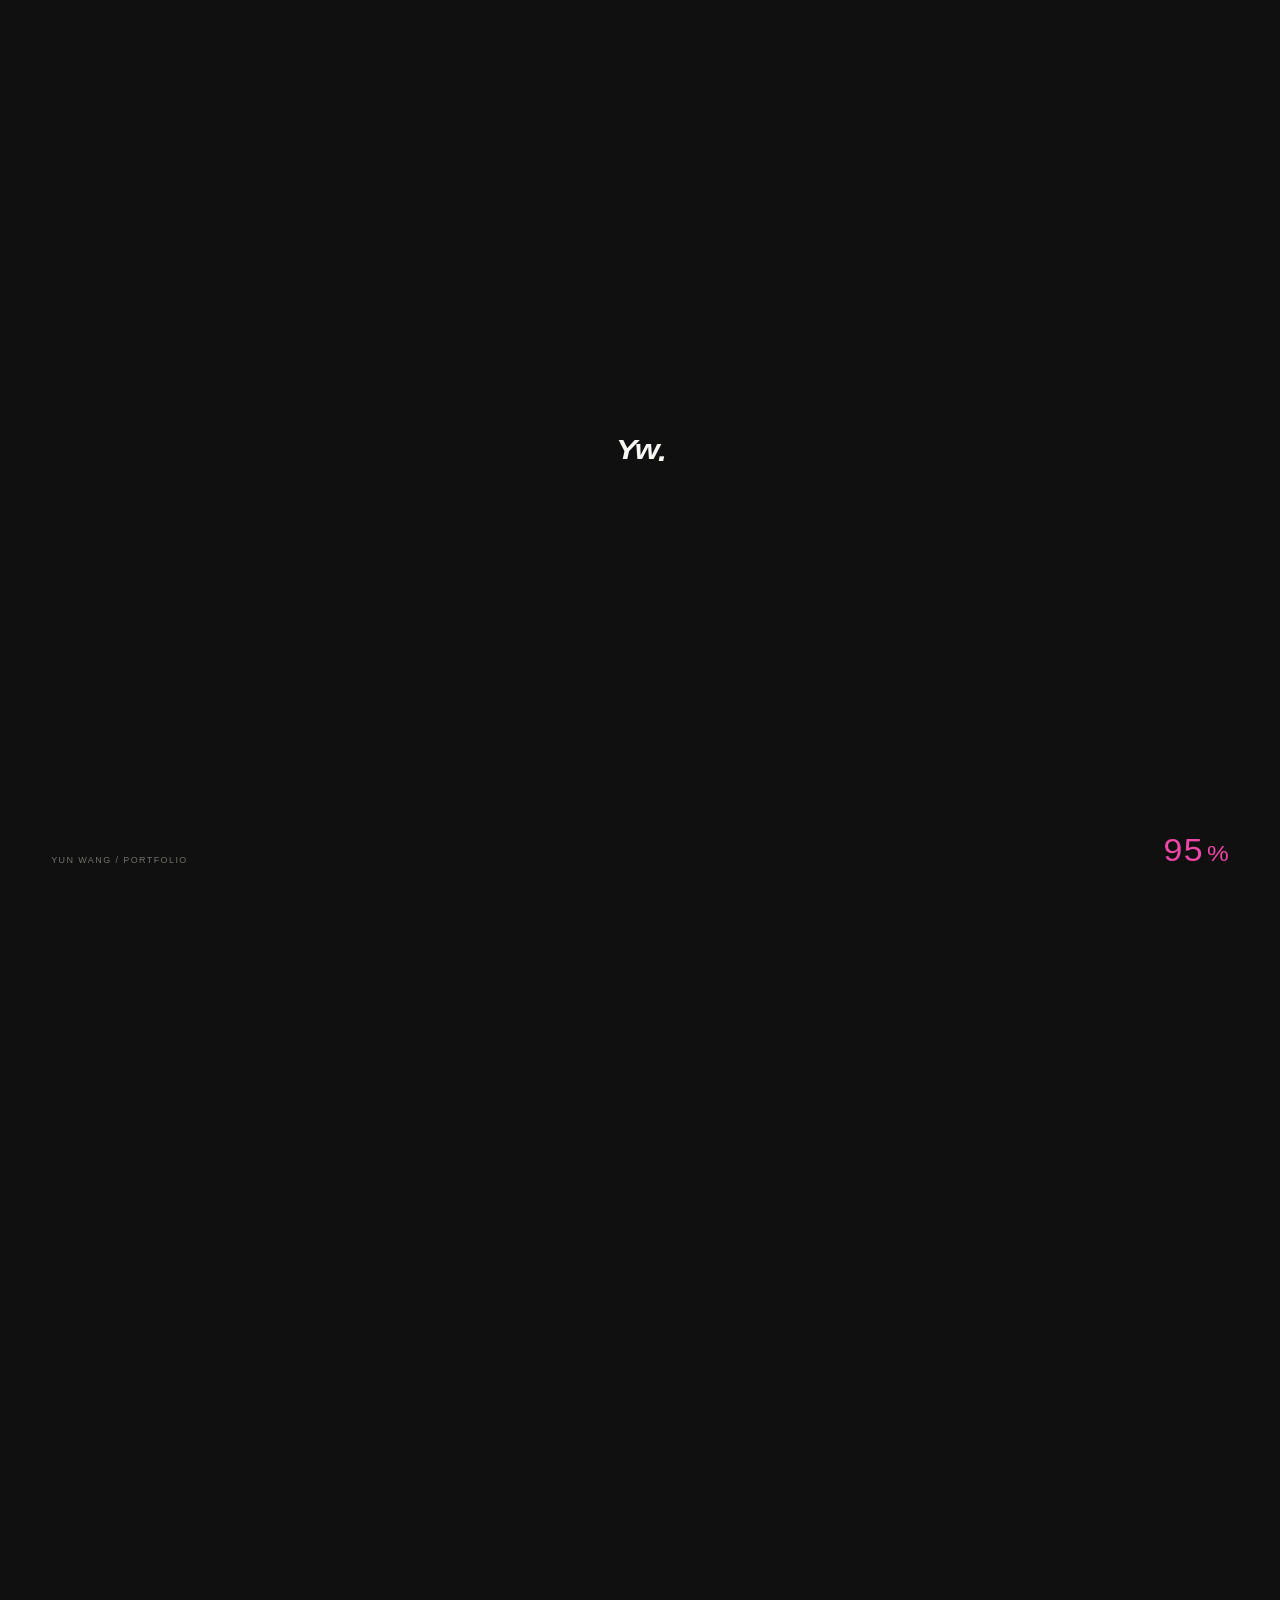
<file: index.html>
<!doctype html>
<html lang="zh-CN">
<head>
<meta charset="utf-8"><meta name="viewport" content="width=device-width, initial-scale=1">
<meta name="theme-color" content="#101010"><meta name="description" content="王蕴 Yun Wang 的设计作品集：非遗文创、跨文化视觉、博物馆文旅产品与设计实践。">
<title>王蕴 Yun Wang — 设计作品集</title>
<link rel="icon" href="favicon.svg" type="image/svg+xml"><link rel="stylesheet" href="style.css"><link rel="stylesheet" href="reference.css"><link rel="stylesheet" href="loader.css"><link rel="stylesheet" href="cover-hover.css">
<link rel="preload" href="assets/fonts/Oswald-Light.ttf" as="font" type="font/ttf" crossorigin>
<link rel="preload" href="assets/fonts/Montserrat-Bold.otf" as="font" type="font/otf" crossorigin>
<link rel="stylesheet" href="motion.css">
<script>
document.documentElement.classList.add('booting');
if('scrollRestoration' in history)history.scrollRestoration='manual';
function startAtCover(){
 document.body?.classList.remove('about-page-active','category-page-active');
 history.replaceState(history.state,'',location.pathname+location.search+'#home');
 window.scrollTo({top:0,left:0,behavior:'instant'});
}
startAtCover();
window.addEventListener('pageshow',event=>{if(event.persisted)startAtCover()});
</script>
<link rel="stylesheet" href="motion-sound.css"></head>
<body>
<section id="intro-loader" class="intro-loader" aria-label="正在加载作品集">
 <div class="loader-wordmark" aria-hidden="true"><span class="wordmark-letters">Yw</span><span class="brand-dot">.</span></div>
 <div class="loader-controls"><p id="loader-status" role="status">正在准备作品集</p></div>
 <div class="loader-bottom"><span>YUN WANG / PORTFOLIO</span><div id="loader-progress" role="progressbar" aria-label="加载进度" aria-valuemin="0" aria-valuemax="100" aria-valuenow="0"><span id="loader-percent">0</span><small>%</small></div></div>
</section>
<a class="skip" href="#work">跳转至作品</a>
<header class="nav"><a class="brand" href="#home" aria-label="王蕴 首页"><span class="brand-mark"><span class="wordmark-letters">Yw</span><span class="brand-dot">.</span></span><span>王蕴 <small>YUN WANG</small></span></a><nav aria-label="主导航"><a class="nav-home" href="#home">HOME</a><a href="#work">WORK</a><a href="#about">ABOUT</a><a class="nav-contact" href="#contact">CONTACT <span>↗</span></a></nav></header>
<main>
<section id="home" class="hero" aria-labelledby="hero-title">
<div class="hero-top"><span>INDEPENDENT THINKING. CULTURAL EXPRESSION.</span><span>DESIGN PORTFOLIO / 2018—2026</span></div>
<div class="cover-heading"><p class="cover-kicker">蕴万象 见视觉</p><h1 id="hero-title" class="cover-title"></h1></div>
<div class="hero-subline"><p>不止于形，<br>让文化在当代生长。</p><p>YUN WANG / 王蕴<br>DESIGNER & EDUCATOR</p><a href="#work">SCROLL TO EXPLORE ↓</a></div>
</section>
<section class="work-marquee" aria-label="精选作品横向滚动展示">
<div class="marquee-top"><span>01 / SELECTED PROJECTS</span><a href="#work">VIEW ALL WORKS <span aria-hidden="true">↗</span></a></div>
<div class="marquee-viewport" tabindex="0" aria-label="横向浏览精选作品，可使用触控滑动或键盘方向键"><div id="hero-wall" class="hero-wall"></div></div>
</section>
<section class="hero-manifesto aboutme-section" aria-labelledby="aboutme-title"><h2 id="aboutme-title" class="cover-title aboutme-title"></h2><p class="aboutme-copy">我的创作始于对文化的好奇，也始于对日常的观察。<br>从传统纹样、工艺与东方观念中，寻找当代表达的可能。<br>以研究理解符号，以几何、材质与交互探索新的感知方式。<br>在视觉与器物之间，思考文化如何被看见、被使用、被延续。<br>让设计保有文化的深度，也与当下的生活产生细腻的共鸣。</p><a class="aboutme-cta" href="#about"><span>ABOUT ME</span><span class="aboutme-eyes" aria-hidden="true"><i></i><i></i></span></a></section>
<section id="work" class="work section work-directory">
<div class="directory-browser">
<div class="directory-content">
<div class="directory-toolbar"><span>YUN WANG / PORTFOLIO</span><span id="directory-total">04 CATEGORIES</span></div>
<div id="directory-landing" class="directory-landing">
<h1 id="directory-title" class="directory-title" aria-label="CREATIONS"></h1>
<div id="category-grid" class="directory-list" role="list" aria-label="作品分类 / Project categories"></div>
</div>
<div id="directory-detail" class="directory-detail" hidden>
<aside class="folder-sidebar"><div class="folder-category-heading"><p id="folder-category-cn"></p><h2 id="folder-category-title"></h2><span class="folder-signature">YUN WANG <i>&</i> DESIGN</span></div><div id="folder-project-list" class="folder-project-list" aria-label="分类中的项目"></div><div class="folder-sidebar-bottom"><button id="directory-back" class="directory-back" type="button" aria-label="返回全部分类">←</button><nav id="folder-category-tabs" class="folder-category-tabs" aria-label="切换作品分类"></nav></div></aside>
<div class="folder-stage"><header class="folder-stage-heading"><h2 id="directory-current"></h2><p id="folder-project-tags"></p></header><div id="project-grid" class="project-grid folder-sheets" hidden></div></div>
</div>
</div>
</div><p id="result-count" class="sr-only" aria-live="polite"></p>
</section>
<section class="familiar-statement" aria-label="SEE THE FAMILIAR IN A NEW LIGHT."><h2><span class="familiar-line">S<span class="statement-accent">E</span>E THE FAMILIAR</span><span class="familiar-line">IN A N<span class="statement-accent">E</span>W LIGHT.</span></h2></section>
<section id="about" class="about section bio-archive" aria-label="王蕴个人档案">
<a class="bio-close" href="#home" aria-label="关闭个人简介，返回首页">×</a>
<div class="bio-folder"><div class="bio-folder-tab" aria-hidden="true"></div><div class="bio-holes" aria-hidden="true">● ● ● ● ● ● ● ●</div>
<div class="bio-sheet"><header class="bio-overview bio-block"><h2>◦ About</h2><div class="bio-overview-grid"><div><strong>王&nbsp;蕴 <span>Yun Wang</span></strong><p>设计师/视觉传达专任教师<br>Designer / Educator</p></div><p class="bio-intro" id="about-text"></p></div></header>
<div class="bio-practice bio-block"><h2>◦ Research & Practice</h2><p class="bio-practice-copy">以文化为起点，以设计相连接。</p><div class="bio-timeline"><div><b>2018</b><span>汉字转译<br>旋 · 字塑</span></div><div><b>2020</b><span>器物与日常<br>憩源茶具</span></div><div><b>2023</b><span>非遗文化<br>金箔莲花灯具</span></div><div><b>2024</b><span>博物馆文创<br>四季盐礼</span></div><div><b>2026</b><span>文化可视化<br>四象数理图</span></div></div></div>
<div class="bio-bottom-grid"><div class="bio-block bio-school"><h2>◦ Education</h2><h3>南京艺术学院</h3><p>2020—2023<br>艺术设计硕士 · 文化创意设计方向</p><p>2016—2020<br>艺术学士 · 文化与时尚设计方向</p></div>
<div class="bio-block bio-awards"><h2>◦ Awards</h2><p><b>2024</b> 第六届江苏省高校设计作品展教师组 · 二等奖</p><p><b>2023</b> 亚洲新生代设计展 · 金奖</p><p><b>2023</b> 全国青年设计师大赛 · 二等奖</p><p><b>2022</b> 米兰设计周中国高校设计优秀作品展江苏赛区 · 二等奖</p></div>
<div class="bio-block bio-focus"><h2>◦ Focus</h2><div><span>文化研究</span><span>视觉转译</span><span>器物设计</span><span>交互体验</span></div></div></div><span class="bio-paper-stars" aria-hidden="true">✳<br>✳<br>✳</span></div>
<aside class="bio-member-card"><div class="bio-member-heading">PROFILE<br>CARD<small>DESIGNER / EDUCATOR</small></div><div class="bio-member-fields"><p><small>NAME</small><strong>Yun Wang</strong></p><p><small>JOB</small><strong>Designer</strong></p><p><small>EXPLORE</small><strong class="bio-explore-title">Visual Arts &amp;<br>Cultural Creative<br>Design</strong></p></div><div class="bio-card-art bio-portrait"><img src="assets/yun-wang-portrait.jpg" alt="王蕴个人照片" width="1280" height="1600" decoding="async"></div><div class="bio-card-footer"><span>INDEPENDENT THINKING.<br>CULTURAL EXPRESSION.</span></div></aside>
<div class="bio-pin" aria-hidden="true"><i></i><i></i><i></i><i></i></div><div class="bio-clip" aria-hidden="true"><span>Archive</span></div>
</div></section>
<section id="contact" class="contact section image-contact" aria-label="联系王蕴">
<div class="contact-panel"><img class="contact-photo" src="assets/footer-teaware.jpg" alt="憩源茶具，白瓷器物与温暖的日常光影" width="2848" height="1600" loading="lazy" decoding="async"><div class="contact-panel-shade" aria-hidden="true"></div>
<div class="contact-panel-content"><div class="contact-identity"><a class="contact-wordmark" href="#home" aria-label="回到首页"><span class="wordmark-letters">Yw</span><span class="brand-dot">.</span></a><p>Independent thinking.<br>Cultural expression.</p></div>
<div class="contact-column"><h2>PROFILE</h2><p>YUN WANG / 王蕴<br>Designer & Educator<br>Culture and Form</p></div>
<div class="contact-column"><h2>EXPLORE</h2><a href="#work">Selected Work ↗</a><a href="#about">About Me ↗</a><a href="#home">Back to Top ↑</a></div>
<div class="contact-column"><h2>CONTACT</h2><a id="email-link"></a><p>设计合作 · 学术交流<br>Open to collaboration.</p></div></div></div></section>
</main>
<dialog id="project-dialog" aria-labelledby="detail-title"><div class="detail-nav"><span>PROJECT / <span id="detail-number"></span></span><button id="close-dialog" aria-label="关闭项目详情">关闭 <span>×</span></button></div><article><div class="detail-heading"><p id="detail-meta" class="eyebrow"></p><h2 id="detail-title"></h2><p id="detail-english"></p><p id="detail-description"></p><div id="detail-tags"></div><p id="detail-awards"></p></div><div id="detail-gallery"></div><button id="next-project" class="next-project"></button></article></dialog>
<script src="loader.js" defer></script><script src="app.js" defer></script><script src="motion-sound.js" defer></script><script src="motion.js" defer></script><script src="cursor.js" defer></script>
</body></html>
</file>
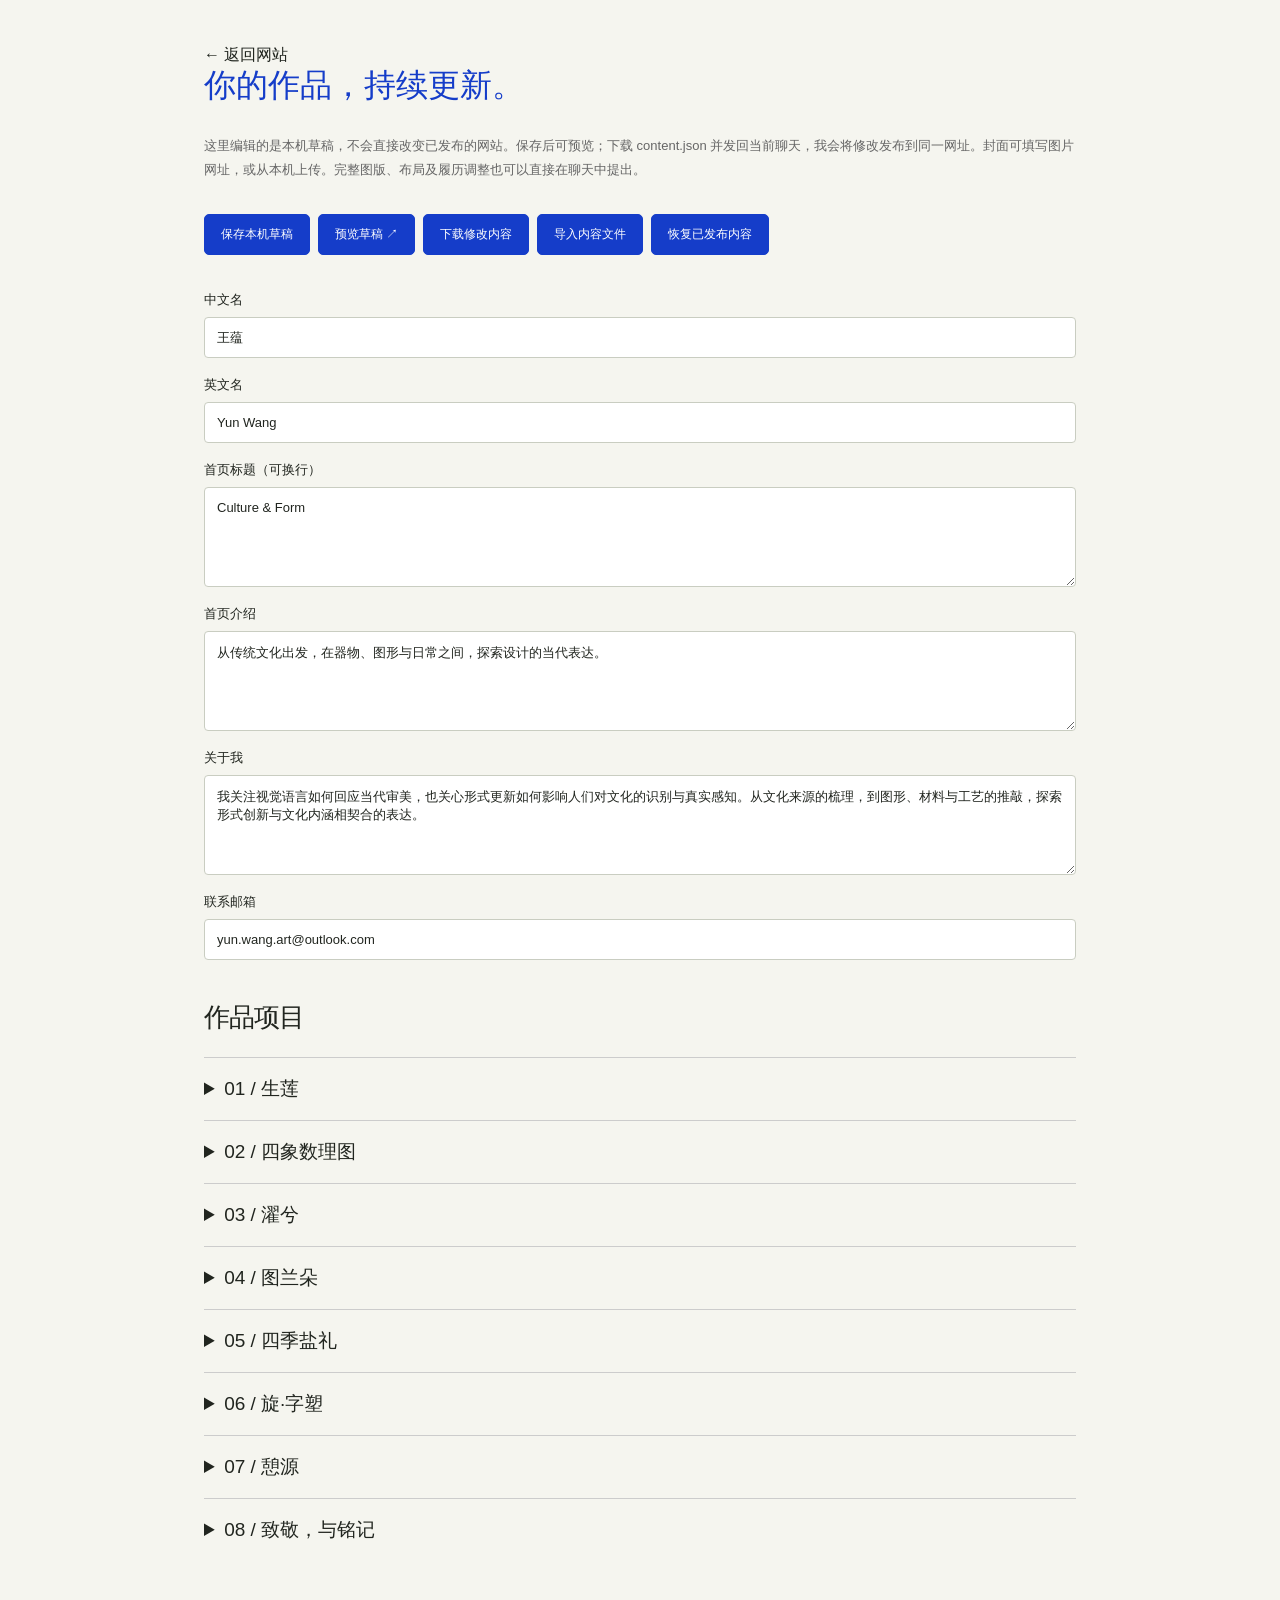
<file: edit.html>
<!doctype html><html lang="zh-CN"><head><meta charset="utf-8"><meta name="viewport" content="width=device-width,initial-scale=1"><meta name="robots" content="noindex"><title>内容编辑 · 王蕴作品集</title><link rel="stylesheet" href="style.css"><style>main{max-width:920px;margin:auto;padding:45px 24px}h1{font-size:32px;letter-spacing:0}label{display:block;font-size:13px;margin:18px 0}input,textarea{display:block;width:100%;padding:12px;border:1px solid #c9cdc1;border-radius:4px;margin-top:8px;background:#fff;color:#21251f}textarea{min-height:100px;resize:vertical}details{border-top:1px solid #ccc;padding:18px 0}summary{cursor:pointer;font-size:19px}button,.action{border:1px solid #153dc9;background:#153dc9;color:#fff;border-radius:5px;padding:11px 16px;font-size:12px;display:inline-block}.actions{display:flex;gap:8px;flex-wrap:wrap;position:sticky;top:0;background:var(--paper);padding:18px 0;z-index:2}.note{font-size:13px;line-height:1.9;color:#666}#status{font-size:13px;color:#153dc9}#import{display:none}</style></head><body><main><a href="index.html">← 返回网站</a><h1>你的作品，持续更新。</h1><p class="note">这里编辑的是本机草稿，不会直接改变已发布的网站。保存后可预览；下载 content.json 并发回当前聊天，我会将修改发布到同一网址。封面可填写图片网址，或从本机上传。完整图版、布局及履历调整也可以直接在聊天中提出。</p><div class="actions"><button id="save">保存本机草稿</button><a class="action" href="index.html?preview=1" target="_blank">预览草稿 ↗</a><button id="export">下载修改内容</button><button id="load">导入内容文件</button><button id="reset">恢复已发布内容</button><input id="import" type="file" accept="application/json,.json"></div><p id="status" role="status"></p><div id="fields"></div><h2 style="font-size:26px;margin:40px 0 22px">作品项目</h2><div id="projects"></div></main><script src="editor.js"></script></body></html>
</file>
<file: style.css>
@charset "UTF-8";
:root{--blue:#153dc9;--ink:#21251f;--paper:#f5f5ef;--muted:#797b73;--line:#d8dbd0;--lime:#e7f2a4}*{box-sizing:border-box}html{scroll-behavior:smooth;scroll-padding-top:95px}body{margin:0;background:var(--paper);color:var(--ink);font-family:Arial,"PingFang SC","Microsoft YaHei",sans-serif;-webkit-font-smoothing:antialiased}a{color:inherit;text-decoration:none}button,input,textarea,select{font:inherit}button,a{-webkit-tap-highlight-color:transparent}button{cursor:pointer}a:focus-visible,button:focus-visible{outline:3px solid #a776dc;outline-offset:6px}::selection{background:var(--lime);color:var(--blue)}.nav{height:94px;padding:0 5%;display:flex;align-items:center;justify-content:space-between;border-bottom:1px solid var(--line);background:var(--paper);position:relative;z-index:3}.brand{display:flex;align-items:center;gap:12px;font-size:18px;font-weight:600}.brand-mark{display:grid;place-items:center;width:40px;height:40px;border:1px solid var(--blue);color:var(--blue);font-family:serif;font-size:26px}.brand small{font-size:10px;display:block;letter-spacing:1.7px;margin-top:4px}nav{display:flex;gap:40px;align-items:center;font-size:13px}nav sup{font-size:9px;color:var(--blue)}.nav-contact{border-bottom:1px solid var(--ink);padding:8px 0}.nav-contact span{margin-left:28px}.hero{padding:25px 5% 0}.hero-top{display:flex;justify-content:space-between;font-size:10px;letter-spacing:1.2px;color:var(--muted)}.hero-grid{display:grid;grid-template-columns:1.18fr 1fr;gap:7%;align-items:center;padding:52px 0 40px}.eyebrow{font-size:10px;letter-spacing:1.6px;font-weight:500;margin:0 0 30px}.hero-copy .eyebrow{color:var(--blue)}h1{font-size:clamp(44px,5.7vw,90px);letter-spacing:-4px;line-height:1.24;font-weight:500;margin:0 0 28px}h1::first-line{color:var(--blue)}.intro{max-width:360px;font-size:14px;color:#65695e;line-height:2;margin:0 0 30px}.hero-link{font-size:12px;display:inline-flex;align-items:center;gap:50px;border-bottom:1px solid var(--ink);padding-bottom:12px}.hero-link span{font-size:24px}.hero-art{position:relative;display:block;background:#dadad3;overflow:hidden;aspect-ratio:1/.98;transform:rotate(3deg);margin:8px 12px 5px 0;box-shadow:0 10px 28px #20251f0b}.hero-art img{width:100%;height:100%;object-fit:cover;object-position:50% 32%;transition:transform .7s}.hero-art:hover img{transform:scale(1.035)}.art-label,.art-caption{position:absolute;z-index:1;left:22px;right:22px;display:flex;justify-content:space-between;align-items:center;font-size:10px;letter-spacing:1px}.art-label{top:20px}.art-label span:last-child{font-size:22px}.art-caption{bottom:18px;background:var(--paper);padding:14px}.art-caption span:first-child{font-size:15px}.hero-bottom{border-top:1px solid var(--line);padding:24px 0 30px;display:flex;align-items:center;justify-content:space-between}.hero-bottom>span:first-child{font-size:clamp(36px,6vw,92px);font-weight:700;letter-spacing:-3px;line-height:1}.hero-bottom i{font-size:18px;vertical-align:top;font-style:normal;letter-spacing:0}.hero-bottom>span:nth-child(2){font-size:11px;line-height:1.8;color:var(--muted)}.hero-bottom>a{height:43px;width:43px;display:grid;place-items:center;border:1px solid var(--line);border-radius:50%;font-size:20px}.section{padding:100px 5%}.work{background:#eaece4}.section-heading{display:flex;align-items:flex-end;justify-content:space-between;margin-bottom:38px}.section-heading .eyebrow{margin-bottom:20px;color:var(--muted)}h2{font-size:36px;font-weight:500;letter-spacing:-1px;margin:0}h2>span{font-size:15px;font-family:Georgia,serif;font-style:italic;font-weight:400;letter-spacing:0;display:inline-block;margin-left:20px;color:var(--muted)}.work-count{font-size:11px;color:var(--muted);letter-spacing:1px;padding-bottom:7px}.filters{display:flex;gap:9px;margin-bottom:36px;flex-wrap:wrap}.filters button{border:1px solid #c9cdc1;border-radius:30px;padding:10px 19px;background:transparent;font-size:11px;color:#656a5c;transition:.2s}.filters button.active,.filters button:hover{background:var(--blue);border-color:var(--blue);color:white}.project-grid{display:grid;grid-template-columns:1fr 1fr;gap:48px 30px}.project-card{display:block}.project-image{aspect-ratio:1.3;overflow:hidden;background:#d9dbd3;position:relative}.project-image img{width:100%;height:100%;object-fit:cover;transition:transform .6s}.project-card:hover img{transform:scale(1.035)}.project-card[data-id=lotus] img{object-position:50% 25%}.project-card[data-id=medal] img{object-fit:contain;background:#fff}.project-card[data-id=turandot] img{object-fit:contain;background:#fff}.project-card[data-id=beasts] img{object-position:50% 45%}.card-open{position:absolute;bottom:18px;right:18px;background:var(--paper);width:40px;height:40px;border-radius:50%;display:grid;place-items:center;transition:background .2s}.project-card:hover .card-open{background:var(--lime)}.card-info{display:flex;justify-content:space-between;align-items:center;padding:18px 0 9px}.card-info h3{font-size:21px;font-weight:500;margin:0}.card-info>span{font-size:10px;color:var(--muted)}.card-summary{margin:0;color:#6b7063;font-size:12px;line-height:1.8}.about{display:grid;grid-template-columns:1fr 1fr;gap:8%;padding-top:120px;padding-bottom:120px}.about-heading .eyebrow{color:var(--muted)}.about-heading h2{font-size:clamp(40px,4.2vw,62px);line-height:1.4}.about-heading h2 span{display:block;font:inherit;color:var(--blue);margin:0;letter-spacing:inherit}.nameplate{margin-top:55px;font-size:24px}.nameplate>span{font-family:Georgia,serif;font-style:italic;margin-left:12px;font-size:22px}.nameplate small{display:block;font-size:11px;margin-top:12px;color:var(--muted)}.about-statement{font-size:18px;line-height:1.9;margin:0 0 37px}.about-row{border-top:1px solid var(--line);display:grid;grid-template-columns:95px 1fr;gap:16px;padding:21px 0;font-size:11px;line-height:2}.about-row h3{font-size:11px;font-weight:500;color:var(--muted);margin:0}.about-row p{margin:0 0 4px}.about-row p span{float:right;color:var(--muted);font-size:10px;margin-left:10px}.about-row small{display:block;color:var(--muted);margin-bottom:13px;font-size:10px}.contact{background:var(--blue);color:var(--lime);padding-top:75px;padding-bottom:40px}.contact .eyebrow{color:#bac8f1}.contact-heading{display:flex;align-items:center;justify-content:space-between}.contact-heading h2{font-size:clamp(38px,5vw,72px);line-height:1.35;font-weight:400}.contact-arrow{width:105px;height:105px;border:1px solid #afc091;border-radius:50%;display:grid;place-items:center;font-size:65px;font-weight:200;transition:.2s}.contact-arrow:hover{background:var(--lime);color:var(--blue)}.contact-bottom{margin-top:55px;padding-top:22px;border-top:1px solid #ffffff3b;display:flex;justify-content:space-between;align-items:center}.contact-bottom p{font-size:11px}.contact-bottom>a{font-size:clamp(15px,2vw,25px);border-bottom:1px solid #e7f2a455;padding-bottom:3px}footer{display:flex;justify-content:space-between;padding:26px 5%;font-size:9px;letter-spacing:.5px;color:var(--muted)}.sr-only,.skip{position:absolute;width:1px;height:1px;overflow:hidden;clip-path:inset(50%)}.skip:focus{width:auto;height:auto;clip-path:none;background:white;padding:14px;z-index:10}dialog{width:100%;max-width:100%;height:100%;max-height:100%;margin:0;padding:0;border:0;background:var(--paper);color:var(--ink)}dialog::backdrop{background:#121a39b3}.detail-nav{position:sticky;top:0;z-index:2;background:var(--paper);border-bottom:1px solid var(--line);display:flex;align-items:center;justify-content:space-between;padding:16px 5%;font-size:11px;letter-spacing:1px}.detail-nav button{border:0;background:transparent;padding:8px;font-size:12px}.detail-nav button span{font-size:26px;margin-left:20px;vertical-align:middle}.detail-heading{max-width:850px;margin:auto;padding:70px 6% 45px}.detail-heading h2{font-size:48px}.detail-heading .eyebrow{color:var(--blue);margin-bottom:20px}#detail-english{font:italic 20px Georgia,serif;color:var(--muted);line-height:1.4}#detail-description{font-size:14px;line-height:2.1;margin:28px 0}#detail-tags{display:flex;gap:8px;flex-wrap:wrap}#detail-tags span{padding:6px 12px;border:1px solid var(--line);border-radius:22px;font-size:10px}#detail-awards{color:var(--blue);font-size:11px;line-height:1.8;margin-top:24px}#detail-gallery{display:grid;grid-template-columns:1fr 1fr;max-width:1300px;margin:auto;gap:12px;padding:0 3%}#detail-gallery a{display:block;background:white}#detail-gallery img{width:100%;height:auto;display:block}.next-project{display:block;padding:35px 20px;margin:30px auto 60px;border:0;border-bottom:1px solid var(--ink);background:none;font-size:20px}.draft-banner{position:fixed;bottom:12px;left:12px;background:#21251f;color:white;padding:12px 18px;border-radius:8px;z-index:5;font-size:12px}
@media(min-width:1700px){.nav,.hero,.section,footer{padding-left:max(5%,calc((100vw - 1500px)/2));padding-right:max(5%,calc((100vw - 1500px)/2))}}
@media(max-width:760px){.nav{height:74px;padding:0 6%}.brand{font-size:15px;gap:8px}.brand-mark{width:32px;height:32px;font-size:22px}.brand small{font-size:8px}nav{gap:23px;font-size:11px}.nav-contact span{margin-left:8px}.hero{padding:20px 6% 0}.hero-top{font-size:8px;letter-spacing:.4px}.hero-grid{grid-template-columns:1fr;gap:30px;padding:42px 0 34px}h1{font-size:clamp(42px,9vw,66px);letter-spacing:-2px}.hero-copy .eyebrow{font-size:9px;margin-bottom:24px}.intro{font-size:12px;max-width:320px;margin-bottom:22px}.hero-art{width:90%;margin:5px auto 12px;aspect-ratio:1.1;transform:rotate(2deg)}.hero-bottom{padding:23px 0}.hero-bottom>span:first-child{font-size:39px;letter-spacing:-2px}.hero-bottom>span:nth-child(2){font-size:9px}.hero-bottom>a{width:32px;height:32px}.section{padding:65px 6%}.section-heading{margin-bottom:24px}.section-heading h2{font-size:29px}.section-heading h2>span{display:block;margin:8px 0 0;font-size:14px}.work-count{font-size:9px}.filters{gap:7px;margin-bottom:28px}.filters button{padding:9px 13px;font-size:10px}.project-grid{grid-template-columns:1fr;gap:32px}.project-image{aspect-ratio:1.2}.card-info h3{font-size:20px}.card-summary{font-size:11px}.about{grid-template-columns:1fr;gap:36px}.about-heading h2{font-size:42px}.nameplate{margin-top:25px}.about-statement{font-size:16px}.about-row{grid-template-columns:72px 1fr;gap:10px}.about-row p span{float:none;display:block;margin:0}.contact-heading h2{font-size:34px;letter-spacing:-1px}.contact-arrow{width:60px;height:60px;font-size:38px;flex-shrink:0;margin-left:12px}.contact-bottom{display:block;margin-top:35px}.contact-bottom p{margin-bottom:20px}footer{padding:22px 6%;gap:15px;flex-wrap:wrap}footer>span:nth-child(2){display:none}.detail-heading{padding:45px 7% 30px}.detail-heading h2{font-size:36px}#detail-gallery{grid-template-columns:1fr;padding:0 3%;gap:12px}#detail-description{font-size:13px}.detail-heading .eyebrow{font-size:9px}.next-project{font-size:17px}.contact .eyebrow{font-size:9px}}
@media(prefers-reduced-motion:reduce){html{scroll-behavior:auto}*,*::before,*::after{transition:none!important;animation:none!important}}
</file>
<file: reference.css>
:root{--blue:#ee47a7;--ink:#181818;--paper:#f6f6f4;--lime:#ef4da7;--line:#d9d9d6}body{background:#101010}.nav{position:fixed;top:18px;left:2.5%;width:95%;height:58px;border:1px solid #ffffff24;border-radius:40px;background:linear-gradient(105deg,#ffffff50,#ffffff17);backdrop-filter:blur(22px);-webkit-backdrop-filter:blur(22px);color:white;padding:0 26px;box-shadow:0 5px 30px #0002}.brand-mark{font-size:32px;font-family:Arial,sans-serif;font-weight:900;font-style:italic;letter-spacing:-3px;border:0;color:white;width:auto}.brand>span:last-child{display:none}nav{font-size:9px;letter-spacing:1px;gap:34px}.nav-contact{border:0}.nav-contact span{margin-left:12px}nav sup{color:#ff74bf}.hero{position:relative;background:radial-gradient(ellipse at 85% 15%,#3b20342b,transparent 45%),#101010;color:#f7f7f4;padding:118px 4% 0;overflow:hidden}.hero-top{font-size:9px;color:#b3b3b3;letter-spacing:1.2px}.display-title{position:relative;font-family:Arial,sans-serif;font-weight:500;font-size:clamp(85px,13.5vw,230px);line-height:.79;letter-spacing:-.075em;margin:62px 0 30px;width:max-content;max-width:100%}.display-title em{font-family:Georgia,serif;font-weight:400;font-size:.5em;letter-spacing:-.065em}.display-title>span{font-weight:700}.display-title b{font-weight:400;display:inline-block;color:var(--blue);font-size:.86em;line-height:.9;margin-left:35px;animation:turn 28s linear infinite}.display-title i{font-style:normal;color:var(--blue)}.hero-subline{display:flex;justify-content:space-between;align-items:flex-end;margin:30px 0 44px;font-size:9px;letter-spacing:.6px;line-height:1.8;color:#b8b8b8}.hero-subline>p:first-child{font-size:13px;color:#f5f5f5}.hero-subline>a{font-size:9px}.hero-wall{display:grid;grid-template-columns:repeat(8,1fr);gap:12px;align-items:center;padding:22px 0 30px}.wall-card{height:250px;border-radius:12px;position:relative;overflow:hidden;display:block;transition:transform .45s;box-shadow:0 20px 40px #0005}.wall-card:nth-child(2n){transform:translateY(25px)}.wall-card:nth-child(3n){transform:translateY(-12px)}.wall-card:hover{transform:translateY(-8px) rotate(-3deg);z-index:1}.wall-card img{width:100%;height:100%;object-fit:cover}.wall-card span{position:absolute;inset:auto 0 0;padding:28px 12px 14px;background:linear-gradient(transparent,#000a);font-size:11px;color:white;opacity:0;transition:.25s}.wall-card:hover span,.wall-card:focus-visible span{opacity:1}.hero-manifesto{position:relative;text-align:center;padding:135px 20px 120px;max-width:1000px;margin:auto}.hero-manifesto .eyebrow{font-size:9px;color:#9c9c9c}.hero-manifesto h1{font-size:clamp(30px,3.5vw,50px);line-height:1.45;letter-spacing:-1px;margin-bottom:20px}.hero-manifesto h1::first-line{color:inherit}.hero-manifesto .intro{margin:0 auto 30px;max-width:400px;color:#a8a8a8;font-size:12px}.hero-link{background:var(--blue);border:0;border-radius:40px;padding:12px 24px;color:#121212;font-weight:600;font-size:11px;gap:35px}.hero-link span{font-size:22px}.floating-symbol{position:absolute;display:block;color:var(--blue);font-size:85px;font-family:Georgia,serif}.symbol-one{left:3%;top:42%;transform:rotate(-15deg)}.symbol-two{right:3%;bottom:25%;border:1px solid #999;border-radius:24px;color:#d3d3d3;width:85px;height:85px;line-height:75px;font-size:62px;transform:rotate(12deg)}.work{background:#f7f7f5;border-radius:38px 38px 0 0;padding-top:85px}.section-heading h2{font-size:42px;font-weight:600}.filters{border-top:1px solid var(--line);border-bottom:1px solid var(--line);padding:23px 0;gap:14px}.filters button{border:0;background:transparent;padding:9px 17px;color:#8a8a86;font-size:14px}.filters button.active,.filters button:hover{color:#111;background:transparent;border:0}.filters button.active::before{content:'●';font-size:8px;color:var(--blue);margin-right:9px}.project-grid{gap:50px 26px}.project-image{border-radius:15px}.card-open{background:#151515;color:white}.project-card:hover .card-open{background:var(--blue);color:#111}.project-card[data-id=turandot] img{object-fit:cover}.project-card[data-id=lotus] img{object-position:center}.card-info h3{font-weight:600;font-size:22px}.card-summary{color:#868681}.about{color:#eaeaea;background:#121212;border-radius:38px 38px 0 0;margin-top:-2px;position:relative}.about-heading .eyebrow,.about-row h3,.about-row small,.about-row p span{color:#91918e}.about-heading h2{font-size:55px}.about-heading h2 span{color:#f6f6f4}.about-row{border-color:#383838}.about-statement{color:#d2d2d2}.nameplate{color:var(--blue)}.contact{background:#121212;color:#f1f1ed;padding-top:65px;text-align:center}.contact .eyebrow{color:#959590}.contact-display{font-size:clamp(60px,12vw,180px);letter-spacing:-.075em;font-weight:600;line-height:1;margin:45px 0 35px}.contact-display em{color:var(--blue);font-style:normal}.contact-heading{justify-content:center;gap:30px}.contact-heading h2{font-size:20px;letter-spacing:0}.contact-arrow{width:56px;height:56px;font-size:32px;background:var(--blue);color:#151515;border:0}.contact-arrow:hover{background:white}.contact-bottom{border-color:#383838;margin-top:65px;color:#a5a5a0}.contact-bottom>a{color:#f5f5f0;border-color:#666;font-size:20px}footer{background:#121212;border-top:1px solid #333;color:#8a8a86}dialog{--blue:#d22584;background:#f7f7f5;color:#181818}.detail-nav{background:#f7f7f5}#detail-gallery a{border-radius:12px;overflow:hidden}.contact-display em:hover{color:white}@keyframes turn{to{transform:rotate(360deg)}}
@media(min-width:1700px){.hero-wall{gap:16px}.wall-card{height:300px}}
@media(max-width:1050px){.hero-wall{grid-template-columns:repeat(4,1fr);gap:14px}.wall-card{height:220px}.wall-card:nth-child(2n){transform:translateY(12px)}.wall-card:nth-child(3n){transform:none}.wall-card:hover{transform:translateY(-5px)}.hero-manifesto{padding-top:110px}}
@media(max-width:760px){.nav{top:12px;left:4%;width:92%;height:52px;padding:0 18px}.brand-mark{font-size:27px}.nav nav{gap:18px;font-size:8px;letter-spacing:.4px}.nav-contact span{display:none}.hero{padding:100px 5% 0}.hero-top{font-size:7px;gap:20px;line-height:1.7}.hero-top>span{max-width:50%}.hero-top>span:last-child{text-align:right}.display-title{font-size:15vw;letter-spacing:-.075em;margin:43px 0 25px;line-height:.88}.display-title b{margin-left:12px}.hero-subline{margin:22px 0 25px;font-size:7px;gap:15px}.hero-subline>p:first-child{font-size:10px}.hero-subline>a{display:none}.hero-wall{grid-template-columns:repeat(4,1fr);gap:7px;padding:15px 0 10px}.wall-card{height:140px;border-radius:7px}.wall-card span{font-size:8px;padding:20px 6px 8px;opacity:1}.hero-manifesto{padding:95px 10px 80px}.hero-manifesto .eyebrow{font-size:7px;letter-spacing:.8px}.hero-manifesto h1{font-size:32px}.hero-manifesto .intro{font-size:11px;max-width:245px}.hero-link{padding:10px 22px}.floating-symbol{font-size:43px}.symbol-one{left:0;top:32%}.symbol-two{right:0;bottom:20%;width:40px;height:40px;font-size:30px;line-height:34px;border-radius:12px}.work{border-radius:25px 25px 0 0;padding-top:55px}.section-heading h2{font-size:32px}.filters{gap:3px;padding:14px 0}.filters button{font-size:10px;padding:8px}.filters button.active::before{font-size:6px;margin-right:5px}.project-grid{gap:32px}.project-image{border-radius:11px}.about{border-radius:25px 25px 0 0}.about-heading h2{font-size:42px}.contact{padding-top:30px}.contact-display{font-size:17vw;margin:30px 0}.contact-heading{gap:18px}.contact-heading h2{font-size:13px}.contact-arrow{width:42px;height:42px;font-size:25px;margin:0}.contact-bottom{margin-top:40px}.contact-bottom>a{font-size:17px}.contact-bottom p{font-size:10px}#detail-gallery a{border-radius:7px}}
@media(prefers-reduced-motion:reduce){.display-title b{animation:none}.wall-card{transition:none}}

.nav nav .nav-home{color:#f7f7f4}.nav nav .nav-home:hover{color:#ee47a7}
.nav nav>a{display:inline-flex;align-items:center;line-height:1;font-size:inherit}.nav nav>.nav-home{font-size:inherit;vertical-align:baseline}


.hero{isolation:isolate;min-height:100svh;display:flex;flex-direction:column;justify-content:space-between;padding-top:118px;padding-bottom:28px;background:#101010}.hero::before,.hero::after{content:"";position:absolute;inset:0;pointer-events:none}.hero::before{z-index:-2;background-image:url("assets/cover.webp");background-size:cover;background-position:center 54%;transform:scale(1.015)}.hero::after{z-index:-1;background:rgba(0,0,0,.62)}.hero-top{position:relative;z-index:1;display:flex;justify-content:space-between}.cover-heading{position:relative;z-index:1;flex:1;display:flex;flex-direction:column;justify-content:center;align-items:center;text-align:center;padding:8vh 3vw 6vh}.cover-kicker{margin:0 0 clamp(22px,3vh,42px);font-size:clamp(11px,.92vw,15px);font-weight:500;letter-spacing:.34em;color:#ed42a3;line-height:1.5}.cover-title{display:flex;align-items:center;justify-content:center;gap:.28em;margin:0;color:#f6f5f1;font:300 clamp(46px,8.6vw,132px)/1 Arial,"Helvetica Neue",sans-serif;letter-spacing:.105em;white-space:nowrap}.kinetic-word{display:inline-flex}.kinetic-letter{display:inline-block;opacity:0;transform:translate3d(0,.65em,0);clip-path:inset(0 0 100% 0);filter:blur(7px);transition:opacity .8s ease,transform .85s cubic-bezier(.2,.75,.2,1),clip-path .8s cubic-bezier(.2,.75,.2,1),filter .8s ease;transition-delay:calc(var(--letter-index)*.055s)}.cover-title.is-visible .kinetic-letter{opacity:1;transform:translate3d(0,0,0);clip-path:inset(0);filter:blur(0)}.hero-subline{position:relative;z-index:1;margin:0;padding-top:20px;border-top:1px solid #ffffff50;color:#deddd9}.hero-subline>p:first-child{color:#fff}.hero-subline>a{color:#fff}.cover-preload{display:none!important}.hero-manifesto{position:relative;overflow:hidden;background:#101010;color:#f5f5f1;text-align:center;padding:105px 20px 115px}.hero-manifesto .eyebrow{color:#a3a39e}.manifesto-title{font-size:clamp(32px,4.2vw,56px);line-height:1.35;font-weight:400;letter-spacing:.02em;margin:0 auto 20px;color:#f5f5f1}.hero-manifesto .intro{margin:0 auto 27px;max-width:430px;color:#aaa9a3;font-size:13px;line-height:2}.hero-manifesto .floating-symbol{opacity:.72}.hero-manifesto .symbol-two{border-color:#ffffff70;color:#f6f6f2}
@media(max-width:760px){.hero{min-height:100svh;min-height:100dvh;padding:95px 5% 22px}.hero::before{background-position:34% center}.hero::after{background:rgba(0,0,0,.58)}.hero-top{font-size:7px;letter-spacing:.7px;gap:12px}.hero-top>span{max-width:50%}.hero-top>span:last-child{text-align:right}.cover-heading{padding:4vh 0 3vh}.cover-kicker{font-size:11px;letter-spacing:.24em;margin-bottom:23px}.cover-title{font-size:clamp(38px,10vw,70px);letter-spacing:.035em;gap:.23em}.hero-subline{font-size:7px;margin:0;padding-top:13px;gap:12px}.hero-subline>p:first-child{font-size:10px}.hero-subline>a{display:block;font-size:7px}.hero-manifesto{padding:75px 18px 83px}.manifesto-title{font-size:36px}.hero-manifesto .intro{font-size:11px;max-width:300px}.hero-manifesto .symbol-one{top:30%}.hero-manifesto .symbol-two{bottom:13%}}
@media(max-width:360px){.cover-title{font-size:9.2vw;letter-spacing:0;gap:.16em}.hero-top{font-size:6px}}
@media(prefers-reduced-motion:reduce){.kinetic-letter{opacity:1;transform:none;clip-path:none;filter:none;transition:none}}
</file>
<file: loader.css>
.intro-loader{display:none}html.booting{overflow:hidden}html.booting .intro-loader{display:flex}html.booting body>.nav,html.booting body>main,html.booting body>footer{visibility:hidden}.intro-loader{position:fixed;inset:0;z-index:100;background:#101010;color:#f7f7f4;align-items:center;justify-content:center;transition:opacity .65s ease,transform .8s cubic-bezier(.7,0,.2,1);min-height:100svh}.loader-wordmark{font:bold italic clamp(45px,6vw,78px)/1 Arial,sans-serif;letter-spacing:-6px;animation:loader-breathe 1.8s ease-in-out infinite}.loader-controls{position:absolute;left:24px;right:24px;top:calc(50% + 86px);text-align:center;display:flex;flex-direction:column;align-items:center;gap:14px}.loader-controls p{font-size:10px;color:#92928e;letter-spacing:2px;margin:0 0 4px}.loader-bottom{position:absolute;bottom:max(35px,env(safe-area-inset-bottom));left:4%;right:4%;display:flex;align-items:flex-end;justify-content:space-between}.loader-bottom>span{font-size:9px;letter-spacing:1.4px;color:#70706c}#loader-progress{font-family:"Arial Narrow","Bahnschrift Condensed","Roboto Condensed",Arial,sans-serif;font-size:clamp(44px,5vw,64px);font-stretch:condensed;font-weight:300;line-height:.92;letter-spacing:-.085em;color:#ee47a7;font-variant-numeric:tabular-nums;transform:scaleX(.84);transform-origin:right bottom}#loader-progress small{font-family:inherit;font-size:.72em;font-weight:300;letter-spacing:-.08em}html.booting .intro-loader.is-leaving{opacity:0;transform:translateY(-5%);pointer-events:none}.intro-loader.is-ready .loader-wordmark{animation:none}.sound-replay{position:fixed;right:20px;bottom:20px;z-index:4;width:44px;height:44px;border:1px solid #ffffff45;border-radius:50%;background:#252525e8;color:white;backdrop-filter:blur(12px);display:grid;place-items:center}.sound-replay svg{width:18px;height:18px}.sound-replay[hidden]{display:none}@keyframes loader-breathe{50%{opacity:.55;transform:scale(.97)}}@media(max-width:760px){.loader-bottom{left:6%;right:6%;bottom:28px}.loader-wordmark{letter-spacing:-4px}.loader-bottom>span{font-size:8px}.sound-replay{right:14px;bottom:14px}}@media(prefers-reduced-motion:reduce){.loader-wordmark{animation:none}.intro-loader{transition:none}}


html.booting:not(.is-entering) body>.nav,html.booting:not(.is-entering) body>main,html.booting:not(.is-entering) body>footer{visibility:hidden}.intro-loader{transition:opacity .95s cubic-bezier(.22,.61,.36,1),transform 1.1s cubic-bezier(.22,.61,.36,1)}html.booting .intro-loader.is-leaving{opacity:0;transform:scale(1.025);pointer-events:none}.loader-wordmark{transition:opacity .65s ease,transform .9s cubic-bezier(.22,.61,.36,1),filter .65s ease}.intro-loader.is-leaving .loader-wordmark{opacity:0;transform:translateY(-24px) scale(1.12);filter:blur(8px)}.loader-bottom{transition:opacity .45s ease,transform .65s ease}.intro-loader.is-leaving .loader-bottom{opacity:0;transform:translateY(14px)}
@keyframes cover-image-arrives{0%{opacity:.7;transform:scale(1.085);filter:blur(8px)}100%{opacity:1;transform:scale(1.015);filter:blur(0)}}@keyframes cover-nav-arrives{0%{opacity:0;transform:translateY(-18px) scale(.98)}100%{opacity:1;transform:translateY(0) scale(1)}}@keyframes cover-kicker-arrives{0%{opacity:0;transform:translateY(14px);letter-spacing:.55em}100%{opacity:1;transform:translateY(0);letter-spacing:.34em}}html.is-entering .hero::before{animation:cover-image-arrives 1.8s cubic-bezier(.2,.7,.2,1) both}html.is-entering .nav{animation:cover-nav-arrives .8s cubic-bezier(.2,.7,.2,1) .12s both}.cover-kicker{opacity:0;transform:translateY(14px)}.cover-heading.is-entering .cover-kicker{animation:cover-kicker-arrives .75s cubic-bezier(.2,.7,.2,1) .12s both}.cover-title.is-visible .kinetic-letter{transition-delay:calc(.28s + var(--letter-index)*.065s)}
@media(max-width:760px){.hero::before{transform:scale(1.015)}html.booting .intro-loader.is-leaving{transform:scale(1.035)}.cover-title.is-visible .kinetic-letter{transition-delay:calc(.18s + var(--letter-index)*.045s)}}@media(prefers-reduced-motion:reduce){.intro-loader,.loader-wordmark,.loader-bottom,.cover-title .kinetic-letter,.cover-kicker,.nav,.hero::before{animation:none!important;transition:none!important}.cover-title .kinetic-letter,.cover-kicker{opacity:1;transform:none;filter:none;clip-path:none}}
/* Give the loading percentage more space between its digits and percent sign. */
#loader-progress{letter-spacing:.045em;font-size:clamp(27.72px,3.15vw,40.32px);transform:scaleX(.84) scaleY(.765)}
#loader-progress small{letter-spacing:0;margin-left:.12em}
.loader-wordmark{display:inline-flex;align-items:baseline;white-space:nowrap;font:italic 700 32px/1 Arial,sans-serif;letter-spacing:-2.5px}
.loader-wordmark .brand-dot{display:inline-block;margin-left:1px;line-height:1;color:inherit}
.loader-wordmark .wordmark-letters{display:inline-block;transform:scaleY(.85);transform-origin:center center}
@media(max-width:760px){.loader-wordmark{font-size:27px}}
.loader-enter,.loader-silent{display:block;margin:0 auto;border:0;font:inherit;letter-spacing:.08em;cursor:pointer}.loader-enter{padding:13px 24px;border-radius:30px;background:#ee47a7;color:#101010;font-size:13px}.loader-silent{margin-top:16px;padding:8px 14px;background:transparent;color:#a4a4a0;font-size:11px}.loader-enter:focus-visible,.loader-silent:focus-visible{outline:2px solid white;outline-offset:4px}
</file>
<file: cover-hover.css>
@font-face{font-family:PortfolioPoppinsExtraBold;src:url("assets/fonts/Poppins-ExtraBold.woff2") format("woff2");font-style:normal;font-weight:800;font-display:swap}
@font-face{font-family:PortfolioPoppinsLight;src:url("assets/fonts/Poppins-Light.woff2") format("woff2");font-style:normal;font-weight:300;font-display:swap}
@font-face{font-family:PortfolioDINLight;src:local("DINNextLTPro-Light"),local("DIN Next LT Pro Light");font-style:normal;font-weight:300}
@font-face{font-family:PortfolioDINRegular;src:local("DINNextLTPro-Regular"),local("DIN Next LT Pro Regular");font-style:normal;font-weight:400}
.nav nav>a{transition:color .2s ease}
.nav nav>a:hover,.nav nav>a:focus-visible{color:#ee47a7}
.cover-kicker{font-size:clamp(12px,1vw,16px)}
@media(max-width:760px){.cover-kicker{font-size:12px}}
.cover-title{gap:.2em;letter-spacing:0;cursor:crosshair;font-family:PortfolioDINRegular,"DIN Next LT Pro",PortfolioPoppinsLight,Arial,sans-serif;font-weight:400}
.kinetic-word{display:inline-flex;align-items:center;gap:.16em;min-width:0;white-space:nowrap}
.kinetic-letter{position:relative;display:block;flex:0 0 .38em;width:.38em;min-width:0;max-width:.38em;height:1em;overflow:visible;opacity:.9;transition:width .36s cubic-bezier(.2,.75,.2,1),flex-basis .36s cubic-bezier(.2,.75,.2,1),max-width .36s cubic-bezier(.2,.75,.2,1),opacity .24s ease,color .24s ease;transition-delay:0s!important}
.kinetic-glyph{position:absolute;left:50%;top:0;display:inline-block;width:max-content;white-space:nowrap;line-height:1;font-family:PortfolioDINLight,"DIN Next LT Pro Light",PortfolioPoppinsLight,Arial,sans-serif;font-weight:300;transform:translateX(-50%) scaleX(.5);transform-origin:center center;transition:transform .36s cubic-bezier(.2,.75,.2,1);color:inherit}
.kinetic-letter:hover{flex-basis:.95em;width:.95em;max-width:.95em;opacity:1;color:#fff}
.kinetic-letter:hover .kinetic-glyph{font-family:PortfolioDINRegular,"DIN Next LT Pro",PortfolioPoppinsLight,Arial,sans-serif;font-weight:400;transform:translateX(-50%) scaleX(1)}
.cover-title:focus-visible .kinetic-letter{flex-basis:.95em;width:.95em;max-width:.95em;opacity:1}
.cover-title:focus-visible .kinetic-glyph{font-family:PortfolioDINRegular,"DIN Next LT Pro",PortfolioPoppinsLight,Arial,sans-serif;font-weight:400;transform:translateX(-50%) scaleX(1)}
.cover-title.is-visible .kinetic-letter{opacity:.9;transition-delay:0s!important}
.cover-title.is-visible .kinetic-letter:hover{opacity:1;color:#fff}
@media(hover:none){.kinetic-letter{flex:0 0 auto;width:auto;max-width:none;opacity:1}.kinetic-glyph{position:static;font-family:PortfolioDINRegular,"DIN Next LT Pro",PortfolioPoppinsLight,Arial,sans-serif;font-weight:400;transform:none}.cover-title{cursor:default}}
@media(prefers-reduced-motion:reduce){.kinetic-letter,.kinetic-glyph{transition:none!important}.kinetic-letter,.kinetic-letter:hover{flex-basis:.38em;width:.38em;max-width:.38em}.kinetic-glyph,.kinetic-letter:hover .kinetic-glyph{transform:translateX(-50%) scaleX(.5)}.kinetic-letter:hover .kinetic-glyph{font-family:PortfolioDINRegular,"DIN Next LT Pro",PortfolioPoppinsLight,Arial,sans-serif;font-weight:400;transform:translateX(-50%) scaleX(1)}.cover-title:focus-visible .kinetic-letter{flex-basis:.95em;width:.95em;max-width:.95em}.cover-title:focus-visible .kinetic-glyph{font-family:PortfolioDINRegular,"DIN Next LT Pro",PortfolioPoppinsLight,Arial,sans-serif;font-weight:400;transform:translateX(-50%) scaleX(1)}@media(hover:none){.kinetic-letter{flex:0 0 auto;width:auto;max-width:none}.kinetic-glyph{position:static;font-family:PortfolioDINRegular,"DIN Next LT Pro",PortfolioPoppinsLight,Arial,sans-serif;font-weight:400;transform:none}}}

.work-marquee{overflow:hidden;background:#101010;color:#f5f5f1;padding:18px 4% 0;border-top:1px solid #ffffff25}
.marquee-top{display:flex;justify-content:space-between;align-items:center;padding:4px 0 12px;color:#aaa9a3;font-size:9px;letter-spacing:1.2px}
.marquee-top a{color:#f3f2ef;transition:color .2s ease}
.marquee-top a:hover,.marquee-top a:focus-visible{color:#ee47a7}
.marquee-top a span{margin-left:12px;font-size:15px}
.marquee-viewport{overflow-x:auto;overflow-y:hidden;scrollbar-width:none;overscroll-behavior-x:contain;touch-action:pan-x;outline-offset:-3px}
.marquee-viewport::-webkit-scrollbar{display:none}
.hero-wall{display:flex!important;align-items:center;width:max-content;gap:0;padding:10px 0 32px;animation:portfolio-marquee 48s linear infinite;will-change:transform}
.marquee-viewport:hover .hero-wall,.marquee-viewport:focus-within .hero-wall,.marquee-viewport:active .hero-wall{animation-play-state:paused}
.marquee-group{display:flex;align-items:center;gap:14px;padding-right:14px}
.wall-card{position:relative;display:block;flex:0 0 clamp(190px,21vw,300px);width:clamp(190px,21vw,300px);height:clamp(180px,20vw,270px);overflow:hidden;border-radius:10px;box-shadow:0 18px 36px #0005;transition:transform .35s ease}
.wall-card:nth-child(2n){transform:translateY(12px)}
.wall-card:nth-child(3n){transform:translateY(-8px)}
.wall-card:hover,.wall-card:focus-visible{z-index:1;transform:translateY(-7px) rotate(-2deg)}
.wall-card img{display:block;width:100%;height:100%;object-fit:cover;transition:transform .6s ease}
.wall-card:hover img,.wall-card:focus-visible img{transform:scale(1.045)}
.wall-card span{position:absolute;inset:auto 0 0;padding:28px 14px 13px;background:linear-gradient(transparent,#000b);color:#fff;font-size:11px;opacity:0;transition:opacity .25s ease}
.wall-card:hover span,.wall-card:focus-visible span{opacity:1}
@keyframes portfolio-marquee{to{transform:translateX(-50%)}}
@media(max-width:760px){.work-marquee{padding:13px 5% 0}.marquee-top{font-size:7px;letter-spacing:.8px;padding-bottom:7px}.marquee-top a span{margin-left:5px}.hero-wall{padding-bottom:22px;animation-duration:40s}.marquee-group{gap:9px;padding-right:9px}.wall-card{flex-basis:clamp(220px,64vw,290px);width:clamp(220px,64vw,290px);height:clamp(190px,54vw,250px);border-radius:7px}.wall-card span{font-size:9px;padding:24px 10px 10px;opacity:1}}
@media(prefers-reduced-motion:reduce){.hero-wall{animation:none;will-change:auto}.wall-card,.wall-card img{transition:none}}
.nav.is-light{color:#181818;background:linear-gradient(105deg,#fffffff0,#ffffffe0);border-color:#18181820;box-shadow:0 5px 30px #0001}
.nav.is-light nav>a{color:#181818}
.nav.is-light nav>a:hover,.nav.is-light nav>a:focus-visible{color:#ee47a7}
.nav.is-light .brand-mark{color:#181818}

.aboutme-section{width:100%;max-width:none;min-height:76vh;margin:0;padding:100px 5% 110px;display:flex;flex-direction:column;align-items:center;justify-content:center;text-align:center}
.aboutme-title{margin:0 auto;color:#ee47a7;font-size:clamp(58px,10vw,144px);line-height:1;letter-spacing:0}
.aboutme-title>.kinetic-word{margin:0;color:inherit;font-family:inherit;font-size:inherit;font-style:normal;font-weight:inherit;letter-spacing:inherit}
.aboutme-title .kinetic-letter:hover{color:#ee47a7}
.aboutme-title.is-visible .kinetic-letter:hover{color:#ee47a7}
.aboutme-copy{position:relative;z-index:1;max-width:820px;margin:34px auto 0;color:#e1dfdf;font-size:clamp(12px,1.05vw,15px);font-weight:400;line-height:2.05;letter-spacing:.035em}
.aboutme-cta{position:relative;z-index:1;display:inline-flex;align-items:center;justify-content:center;gap:17px;min-width:154px;height:46px;margin:30px auto 0;padding:0 18px;border-radius:999px;background:#ee3d98;color:#171216;font-size:9px;font-weight:700;letter-spacing:.06em;transition:transform .25s ease,background .25s ease}
.aboutme-cta:hover,.aboutme-cta:focus-visible{background:#ff62ad;color:#171216;transform:translateY(-2px)}
.aboutme-eyes{display:inline-flex;align-items:center;gap:3px}
.aboutme-eyes i{position:relative;display:block;width:15px;height:17px;border-radius:50%;background:#fff}
.aboutme-eyes i::after{content:"";position:absolute;width:6px;height:7px;top:5px;left:6px;border-radius:50%;background:#171216}
@media(max-width:760px){.aboutme-section{min-height:70vh;padding:78px 18px 86px}.aboutme-title{font-size:clamp(38px,10vw,72px)}.aboutme-copy{max-width:100%;margin-top:27px;font-size:11px;line-height:2.1;letter-spacing:0}.aboutme-cta{height:42px;min-width:142px;margin-top:23px}.aboutme-eyes i{width:13px;height:15px}.aboutme-eyes i::after{width:5px;height:6px;top:4px;left:5px}}
@media(prefers-reduced-motion:reduce){.aboutme-cta{transition:none}}

/* Keep ABOUTME legible while folded: its full word contracts to roughly 70% width. */
.aboutme-title .kinetic-letter{flex:0 0 .625em;width:.625em;max-width:.625em}
.aboutme-title .kinetic-letter:hover,.aboutme-title:focus-visible .kinetic-letter{flex-basis:.95em;width:.95em;max-width:.95em;opacity:1}
@media(hover:none){.aboutme-title .kinetic-letter{flex:0 0 auto;width:auto;max-width:none}.aboutme-title .kinetic-glyph{position:static;transform:scaleX(1)}}

/* Portfolio project directory and folder grid */
.work-directory{scroll-margin-top:100px;background:#f1f0ec;color:#181818;padding:clamp(70px,8vw,118px) 5% clamp(82px,9vw,130px)}
.directory-heading{max-width:1360px;margin:0 auto 34px;display:flex;align-items:flex-end;justify-content:space-between;border-bottom:1px solid #c7c6c0;padding-bottom:20px}
.directory-heading .eyebrow{margin:0 0 14px;color:#77766f;font-size:9px;letter-spacing:.18em}
.directory-heading h2{font-size:clamp(30px,4vw,48px);font-weight:400;letter-spacing:-.045em;margin:0}
.directory-heading h2 span{margin-left:16px;color:#88877f;font:italic 15px Georgia,serif;letter-spacing:0}
.directory-heading .work-count{padding:0 0 4px;color:#6f6e68;font-size:10px;letter-spacing:.1em}
.directory-browser{max-width:1360px;min-height:510px;margin:0 auto;display:grid;grid-template-columns:minmax(190px,235px) minmax(0,1fr);border:1px solid #c9c8c2;background:#f8f7f4}
.directory-sidebar{display:flex;flex-direction:column;padding:22px 17px 18px;background:#e8e7e1;border-right:1px solid #c9c8c2}
.directory-sidebar-head{display:flex;justify-content:space-between;align-items:center;padding:0 3px 18px;border-bottom:1px solid #c7c6bf;color:#6d6c65;font-size:8px;letter-spacing:.12em}
.directory-sidebar-head span:last-child{font-size:7px;color:#a09f97}
.directory-filters{display:flex;flex-direction:column;gap:4px;padding:15px 0}
.directory-filters button{min-height:39px;width:100%;display:grid;grid-template-columns:16px minmax(0,1fr) auto;align-items:center;gap:10px;padding:0 10px;border:0;border-radius:3px;background:transparent;color:#393832;text-align:left;font-size:11px;cursor:pointer;transition:background .2s ease,color .2s ease}
.directory-filters button:hover,.directory-filters button:focus-visible{background:#d7d6d0;color:#111}
.directory-filters button.active{background:#181818;color:#f7f6f2}
.directory-filter-name{display:flex;flex-direction:column;gap:2px;min-width:0;line-height:1.15}
.directory-filter-en{overflow:hidden;font-size:8px;letter-spacing:.055em;text-overflow:ellipsis;white-space:nowrap}
.directory-filter-cn{font-size:10px;letter-spacing:.04em}
.directory-folder-icon{position:relative;width:14px;height:10px;border:1px solid currentColor;border-radius:1px;opacity:.8}
.directory-folder-icon::before{content:"";position:absolute;left:-1px;top:-4px;width:6px;height:3px;border:1px solid currentColor;border-bottom:0;border-radius:2px 2px 0 0}
.directory-filter-count{font-size:8px;letter-spacing:.08em;opacity:.62}
.directory-sidebar-foot{display:flex;align-items:center;gap:8px;margin-top:auto;padding:15px 3px 0;border-top:1px solid #c7c6bf;color:#77766f;font-size:7px;letter-spacing:.12em}
.directory-dot{width:6px;height:6px;border-radius:50%;background:#ec429e}
.directory-content{min-width:0;padding:0 23px 25px}
.directory-toolbar{min-height:55px;display:flex;align-items:center;justify-content:space-between;border-bottom:1px solid #d7d6d0;color:#88877f;font-size:8px;letter-spacing:.12em}
.directory-breadcrumb{display:flex;align-items:center;gap:11px}
.directory-breadcrumb b{color:#b1b0a9;font-weight:400}
.directory-breadcrumb strong{color:#25241f;font-size:10px;font-weight:500;letter-spacing:.02em}
#directory-current{display:inline-flex;align-items:center;gap:8px}
#directory-current i{color:#b1b0a9;font-style:normal}
.directory-label-en{color:#25241f;font-size:9px;letter-spacing:.07em}
.directory-label-zh{color:#6f6e68;font-size:9px;letter-spacing:.02em}
.directory-back{padding:4px 7px;border:1px solid #c7c6bf;background:transparent;color:#4e4d47;font:inherit;font-size:7px;letter-spacing:.07em;cursor:pointer}
.directory-back:hover,.directory-back:focus-visible{border-color:#191919;background:#191919;color:#fff}
.directory-back[hidden],.folder-grid[hidden]{display:none!important}
#directory-total{font-variant-numeric:tabular-nums}
.folder-grid{display:grid;grid-template-columns:repeat(3,minmax(0,1fr));gap:30px 22px;padding:25px 0 0}
.category-grid{grid-template-columns:repeat(2,minmax(0,1fr));gap:38px 30px;padding-top:36px}
.directory-category{appearance:none;width:100%;padding:0;border:0;background:transparent;text-align:left;font:inherit;cursor:pointer}
.category-folder-info{display:grid;grid-template-columns:minmax(0,1fr) auto;align-items:baseline;gap:5px 12px;padding:15px 1px 2px}
.category-title-en{grid-column:1/-1;color:#24231f;font-size:clamp(13px,1.5vw,20px);font-weight:500;line-height:1.25;letter-spacing:.025em}
.category-title-cn{color:#77766f;font-size:11px;letter-spacing:.05em}
.category-count{color:#77766f;font-size:8px;letter-spacing:.09em;white-space:nowrap}
.category-folder-mark{position:absolute;z-index:1;left:50%;top:50%;width:46%;height:38%;border:1px solid #38352f;opacity:.72;transform:translate(-50%,-50%)}
.category-folder-mark::before{content:"";position:absolute;left:-1px;top:-11px;width:42%;height:10px;border:1px solid #38352f;border-bottom:0;border-radius:4px 5px 0 0}
.category-folder-mark::after{content:"";position:absolute;left:15%;right:15%;top:38%;height:24%;border-top:1px solid #38352f;border-bottom:1px solid #38352f}
.category-folder-cover{aspect-ratio:1.9}
.directory-category:focus-visible{outline:1px solid #eb419b;outline-offset:8px}
.folder-card{--folder-color:#e7c0d4;display:block;min-width:0;color:#191919;text-decoration:none}
.folder-card:nth-child(4n+2){--folder-color:#d2d7bd}
.folder-card:nth-child(4n+3){--folder-color:#ded5c3}
.folder-card:nth-child(4n){--folder-color:#cbd5d6}
.folder-art{position:relative;padding-top:12px;transition:transform .3s cubic-bezier(.2,.75,.2,1)}
.folder-tab{position:absolute;left:0;top:0;width:38%;height:21px;border-radius:7px 9px 0 0;background:var(--folder-color);transition:width .3s ease}
.folder-cover{position:relative;isolation:isolate;overflow:hidden;aspect-ratio:1.32;border-radius:0 10px 10px 10px;background:var(--folder-color);box-shadow:0 8px 18px #19191912;transition:box-shadow .3s ease,transform .3s ease}
.folder-cover::before{content:"";position:absolute;z-index:-1;inset:8px 8px 9px 14px;border-radius:4px;background:#fff;transform:rotate(2deg);box-shadow:0 2px 8px #1112}
.folder-cover img{position:absolute;inset:9px 10px 11px 11px;width:calc(100% - 21px);height:calc(100% - 20px);display:block;object-fit:cover;border-radius:3px;transition:transform .55s cubic-bezier(.2,.75,.2,1),filter .3s ease}
.folder-card[data-id="medal"] .folder-cover img,.folder-card[data-id="turandot"] .folder-cover img{object-fit:contain;background:#fff}
.folder-code{position:absolute;left:17px;bottom:15px;padding:5px 7px;background:#111b;color:#fff;font-size:7px;letter-spacing:.13em}
.folder-open{position:absolute;right:15px;bottom:14px;display:flex;align-items:center;gap:12px;padding:6px 8px;background:#f8f7f2;color:#191919;font-size:7px;letter-spacing:.08em;opacity:0;transform:translateY(4px);transition:opacity .25s ease,transform .25s ease}
.folder-open b{font-size:12px;font-weight:400}
.folder-card:hover .folder-art,.folder-card:focus-visible .folder-art{transform:translateY(-4px)}
.folder-card:hover .folder-tab,.folder-card:focus-visible .folder-tab{width:44%}
.folder-card:hover .folder-cover,.folder-card:focus-visible .folder-cover{box-shadow:0 14px 24px #19191924}
.folder-card:hover .folder-cover img,.folder-card:focus-visible .folder-cover img{transform:scale(1.035);filter:saturate(1.04)}
.folder-card:hover .folder-open,.folder-card:focus-visible .folder-open{opacity:1;transform:translateY(0)}
.folder-info{display:flex;align-items:baseline;justify-content:space-between;gap:10px;padding:13px 1px 4px}
.folder-info h3{min-width:0;margin:0;font-size:16px;font-weight:500;letter-spacing:.01em;white-space:nowrap;overflow:hidden;text-overflow:ellipsis}
.folder-meta{flex:none;color:#77766f;font-size:8px;letter-spacing:.04em}
.folder-summary{display:-webkit-box;overflow:hidden;-webkit-box-orient:vertical;-webkit-line-clamp:2;margin:5px 1px 0;color:#77766f;font-size:9px;line-height:1.7}
@media(max-width:1000px){.directory-browser{grid-template-columns:180px minmax(0,1fr)}.directory-content{padding-right:17px;padding-left:17px}.folder-grid{grid-template-columns:repeat(2,minmax(0,1fr));gap:26px 16px}}
@media(max-width:760px){.work-directory{padding:65px 5% 76px}.directory-heading{margin-bottom:20px;padding-bottom:15px}.directory-heading .eyebrow{font-size:7px;margin-bottom:10px}.directory-heading h2{font-size:clamp(26px,7vw,34px)}.directory-heading h2 span{display:block;margin:6px 0 0;font-size:12px}.directory-heading .work-count{font-size:8px}.directory-browser{display:block;min-height:0}.directory-sidebar{padding:13px 12px 9px;border-right:0;border-bottom:1px solid #c9c8c2}.directory-sidebar-head{padding:0 2px 10px}.directory-filters{flex-direction:row;gap:6px;overflow-x:auto;padding:10px 0 2px;scrollbar-width:none}.directory-filters::-webkit-scrollbar{display:none}.directory-filters button{flex:none;width:auto;min-height:40px;grid-template-columns:12px auto auto;gap:6px;padding:0 9px;font-size:9px;white-space:nowrap}.directory-filter-en{font-size:7px}.directory-filter-cn{font-size:9px}.directory-folder-icon{width:12px;height:9px}.directory-filter-count{font-size:7px}.directory-sidebar-foot{display:none}.directory-content{padding:0 12px 17px}.directory-toolbar{min-height:44px;font-size:7px}.directory-breadcrumb{gap:6px;flex-wrap:wrap}.directory-label-en,.directory-label-zh{font-size:7px}.directory-back{padding:4px 5px;font-size:6px}.directory-breadcrumb strong{font-size:9px}.folder-grid{grid-template-columns:repeat(2,minmax(0,1fr));gap:20px 11px;padding-top:16px}.category-grid{grid-template-columns:repeat(2,minmax(0,1fr));gap:23px 12px;padding-top:17px}.category-folder-info{grid-template-columns:1fr;gap:4px;padding:9px 1px 1px}.category-title-en{font-size:10px;line-height:1.35}.category-title-cn{font-size:9px}.category-count{font-size:6px}.folder-art{padding-top:9px}.folder-tab{height:16px}.folder-cover{aspect-ratio:1.02;border-radius:0 7px 7px 7px}.folder-cover img{inset:7px 7px 9px 8px;width:calc(100% - 15px);height:calc(100% - 16px)}.folder-code{left:11px;bottom:11px;padding:4px 5px;font-size:6px}.folder-open{right:10px;bottom:10px;gap:6px;padding:4px 5px;font-size:6px}.folder-open b{font-size:10px}.folder-info{display:block;padding-top:9px}.folder-info h3{font-size:12px}.folder-meta{display:block;margin-top:4px;font-size:7px}.folder-summary{margin-top:3px;font-size:7px;line-height:1.5;-webkit-line-clamp:2}}
@media(hover:none){.folder-open{opacity:1;transform:none}.folder-card:hover .folder-art,.folder-card:focus-visible .folder-art{transform:none}}
@media(prefers-reduced-motion:reduce){.folder-art,.folder-tab,.folder-cover,.folder-cover img,.folder-open{transition:none}}

/* Directory follows ABOUTME in the main page. */
.work-marquee{display:none!important}
#work.work-directory{width:95%;max-width:none;margin:24px auto 0;padding:38px 4.5% 42px;min-height:calc(100svh - 24px);align-items:flex-start;border-radius:34px 34px 0 0;background:#fff;color:#181818}
.work-directory .directory-browser{display:block;width:100%;max-width:none;min-height:0;margin:0;border:0;background:transparent}
.work-directory .directory-content{width:100%;padding:0 clamp(12px,8vw,120px) 28px}
.work-directory .directory-toolbar{display:none}
.directory-landing{max-width:760px;margin:0 auto}
.directory-title{display:block;margin:15px auto 10px;color:#171717;font-family:PortfolioDINLight,"DIN Next LT Pro Light",Arial,sans-serif;font-size:clamp(46px,6.2vw,84px);font-weight:300;line-height:1;text-align:center;letter-spacing:.24em;padding-left:.24em;white-space:nowrap;cursor:default}
.directory-title::first-line{color:#171717}
.directory-title .kinetic-word{gap:.2em}
.directory-title .kinetic-letter{flex:0 0 .44em;width:.44em;max-width:.44em;height:1em;opacity:1}
.directory-title .kinetic-glyph{font-family:PortfolioDINLight,"DIN Next LT Pro Light",Arial,sans-serif;font-weight:300;transform:translateX(-50%) scaleX(.64)}
.directory-list{display:flex;flex-direction:column;max-width:660px;margin:0 auto}
.directory-entry{width:100%;min-height:72px;display:grid;grid-template-columns:minmax(0,1fr) 24px;align-items:center;gap:20px;padding:12px 4px;border:0;border-top:1px solid #e5e4e1;background:transparent;color:#777;text-align:left;font:inherit;cursor:pointer;transition:color .2s ease,padding .25s ease}
.directory-entry:last-child{border-bottom:1px solid #e5e4e1}
.directory-entry-labels{display:flex;flex-direction:column;gap:3px;min-width:0}
.directory-entry-en{font-family:Arial,sans-serif;font-size:clamp(21px,2.65vw,34px);font-weight:700;line-height:1.08;letter-spacing:-.025em;transition:color .2s ease,transform .3s ease}
.directory-entry-cn{color:#999891;font-size:9px;letter-spacing:.08em;transition:color .2s ease}
.directory-entry-arrow{width:20px;height:20px;display:grid;place-items:center;border-radius:50%;background:#c6c6c4;color:#fff;font-size:12px;line-height:1;transition:background .2s ease,color .2s ease,transform .3s ease}
.directory-entry:hover,.directory-entry:focus-visible{padding-left:12px;color:#222;outline:none}
.directory-entry:hover .directory-entry-en,.directory-entry:focus-visible .directory-entry-en{color:#181818;transform:translateX(4px)}
.directory-entry:hover .directory-entry-cn,.directory-entry:focus-visible .directory-entry-cn{color:#ee47a7}
.directory-entry:hover .directory-entry-arrow,.directory-entry:focus-visible .directory-entry-arrow{background:#ee47a7;color:#191919;transform:rotate(45deg)}
.directory-entry:focus-visible{outline:1px solid #ee47a7;outline-offset:2px}
.directory-detail{max-width:1100px;margin:34px auto 0}
.directory-detail-toolbar{display:flex;align-items:center;justify-content:space-between;gap:14px;padding:12px 0;border-top:1px solid #deddd9;border-bottom:1px solid #deddd9}
.directory-detail-toolbar strong{display:inline-flex;align-items:center;gap:8px;color:#272621;font-size:11px;font-weight:500;letter-spacing:.04em}
.directory-detail-toolbar strong i{color:#aaa;font-style:normal}
.directory-back{padding:5px 8px;border:1px solid #d5d4ce;background:transparent;color:#666;font:inherit;font-size:8px;letter-spacing:.08em;cursor:pointer}
.directory-back:hover,.directory-back:focus-visible{border-color:#191919;background:#191919;color:#fff}
.directory-detail .folder-grid{grid-template-columns:repeat(2,minmax(0,1fr));gap:30px 22px;padding-top:25px}
@media(max-width:760px){#work.work-directory{width:100%;margin:15px auto 0;padding:83px 18px 30px;border-radius:25px 25px 0 0;min-height:calc(100svh - 15px)}.work-directory .directory-content{padding:0 3px 24px}.directory-toolbar{font-size:7px}.directory-title{font-size:clamp(43px,12vw,54px);letter-spacing:.12em;padding-left:.12em;margin:21px auto 31px}.directory-title::first-line{color:#171717}.directory-entry{min-height:65px;grid-template-columns:minmax(0,1fr) 21px;gap:10px;padding:10px 2px}.directory-entry-en{font-size:clamp(18px,5.8vw,24px)}.directory-entry-cn{font-size:8px}.directory-detail{margin-top:20px}.directory-detail-toolbar strong{font-size:9px}.directory-back{font-size:7px}.directory-detail .folder-grid{grid-template-columns:repeat(2,minmax(0,1fr));gap:18px 10px;padding-top:17px}}
@media(prefers-reduced-motion:reduce){.directory-entry,.directory-entry-en,.directory-entry-arrow{transition:none}}

/* CREATIONS uses the same centered letter expansion as the cover. */
.directory-title{display:flex;justify-content:center;letter-spacing:0;padding-left:0;cursor:crosshair;overflow:visible}
.directory-title>.kinetic-word{display:inline-flex;gap:.2em;margin:0;color:inherit;font:inherit;letter-spacing:0}
.directory-title .kinetic-letter{color:#171717}
.directory-title .kinetic-letter:hover{flex-basis:.95em;width:.95em;max-width:.95em;color:#171717}
.directory-title .kinetic-letter:hover .kinetic-glyph{font-family:PortfolioDINRegular,"DIN Next LT Pro",Arial,sans-serif;font-weight:400;transform:translateX(-50%) scaleX(1)}
.directory-title:focus-visible{outline:1px solid #ee47a7;outline-offset:12px}
.directory-title:focus-visible .kinetic-glyph{transform:translateX(-50%) scaleX(1)}
@media(hover:none){.directory-title .kinetic-letter{flex:0 0 .44em;width:.44em;max-width:.44em}.directory-title .kinetic-glyph{position:absolute;transform:translateX(-50%) scaleX(.64)}}
.directory-title .kinetic-letter{transform:none;clip-path:none;filter:none}

/* Cover-only proximity response: stable letter centers avoid hover jitter. */
#hero-title{gap:.36em;padding-block:.12em}
#hero-title .kinetic-word{gap:.24em}
#hero-title .kinetic-letter,#hero-title .kinetic-letter:hover,#hero-title:focus-visible .kinetic-letter{flex:0 0 .48em;width:.48em;max-width:.48em;height:1.14em;overflow:visible;clip-path:none}
#hero-title .kinetic-glyph,#hero-title .kinetic-letter:hover .kinetic-glyph,#hero-title:focus-visible .kinetic-glyph{position:absolute;left:50%;top:0;font-family:PortfolioDINLight,"DIN Next LT Pro Light",PortfolioPoppinsLight,Arial,sans-serif;font-weight:300;transform:translateX(-50%) scaleX(var(--cover-scale,.5)) scaleY(1.14);-webkit-text-stroke:var(--cover-stroke,0em) currentColor;transition:transform .48s cubic-bezier(.16,1,.3,1),-webkit-text-stroke .48s cubic-bezier(.16,1,.3,1);transform-origin:center center}
#hero-title:focus-visible .kinetic-glyph{--cover-scale:.8;--cover-stroke:.008em}
@media(max-width:760px){#hero-title{gap:.28em;font-size:clamp(27px,9vw,64px)}#hero-title .kinetic-word{gap:.2em}}
@media(prefers-reduced-motion:reduce){#hero-title .kinetic-glyph{transition:none}}

/* Distribute the four categories across the white directory page. */
.directory-landing:not([hidden]){display:flex;flex-direction:column;min-height:calc(100svh - 132px)}
.directory-landing .directory-title{flex:none;margin-bottom:30px}
.directory-list{flex:1;width:100%;display:grid;grid-template-rows:repeat(4,minmax(110px,1fr))}
.directory-entry{min-height:110px;padding-top:24px;padding-bottom:24px}
@media(max-width:760px){.directory-landing:not([hidden]){min-height:calc(100svh - 152px)}.directory-list{grid-template-rows:repeat(4,minmax(100px,1fr))}.directory-entry{min-height:100px;padding-top:22px;padding-bottom:22px}}
.directory-list{min-width:0;grid-template-columns:minmax(0,1fr)}

/* Heavier bilingual category headings. */
.directory-entry-en{font-weight:900;-webkit-text-stroke:.012em currentColor}
.directory-entry-cn{font-weight:700}

/* Fine strokes for the folded CREATIONS reference. */
.directory-title .kinetic-glyph{font-family:PortfolioDINLight,"DIN Next LT Pro Light",PortfolioPoppinsLight,sans-serif;font-weight:300;-webkit-text-stroke:.009em #fff;transition:transform .4s cubic-bezier(.2,.75,.2,1),-webkit-text-stroke .4s ease}
.directory-title .kinetic-letter:hover .kinetic-glyph,.directory-title:focus-visible .kinetic-glyph{-webkit-text-stroke:0 transparent}

/* Reference directory: thin resting letters with a soft bold proximity wave. */
.directory-title{padding-block:18px}
.directory-title .kinetic-word{gap:.18em}
.directory-title .kinetic-letter,.directory-title .kinetic-letter:hover{flex:0 0 .5em;width:.5em;max-width:.5em}
.directory-title .kinetic-glyph,.directory-title .kinetic-letter:hover .kinetic-glyph{font-family:PortfolioDINLight,"DIN Next LT Pro Light",PortfolioPoppinsLight,sans-serif;font-weight:300;transform:translateX(-50%) scaleX(var(--directory-scale,.25));-webkit-text-stroke:.009em #fff;transition:transform .5s cubic-bezier(.16,1,.3,1)}
.directory-title .kinetic-glyph::after{content:attr(data-letter);position:absolute;left:50%;top:0;transform:translateX(-50%);font-family:Arial,sans-serif;font-weight:900;color:#171717;-webkit-text-stroke:.014em currentColor;opacity:var(--directory-bold,0);transition:opacity .5s cubic-bezier(.16,1,.3,1)}
.directory-title:focus-visible .kinetic-glyph{--directory-scale:1;--directory-bold:1}
.directory-entry{opacity:0;transform:translateY(30px);transition:opacity .75s ease,transform .75s cubic-bezier(.2,.75,.2,1),color .2s ease,padding .25s ease}
.directory-entry.is-revealed{opacity:1;transform:translateY(0)}
@media(prefers-reduced-motion:reduce){.directory-entry{opacity:1;transform:none;transition:none}.directory-title .kinetic-glyph,.directory-title .kinetic-glyph::after{transition:none}}
.directory-title{opacity:0;transform:translateY(16px);transition:opacity .8s ease,transform .8s ease}
.directory-title.is-revealed{opacity:1;transform:none}
@media(prefers-reduced-motion:reduce){.directory-title{opacity:1;transform:none;transition:none}}
.directory-title .kinetic-glyph::after{font-family:PortfolioDINRegular,"DIN Next LT Pro",Arial,sans-serif;font-weight:900;-webkit-text-stroke:.022em currentColor}

/* Larger cover lettering with black expansion outlines. */
#hero-title{font-size:clamp(50px,9.5vw,146px)}
#hero-title .kinetic-glyph,#hero-title .kinetic-letter:hover .kinetic-glyph,#hero-title:focus-visible .kinetic-glyph{-webkit-text-stroke-color:#000}
@media(max-width:760px){#hero-title{font-size:clamp(29px,9.8vw,70px)}}

/* Larger directory title; keep the proximity outline solid black. */
.directory-title{font-size:clamp(54px,7.2vw,98px)}
.directory-title .kinetic-glyph{color:#000}
.directory-title .kinetic-glyph::after{color:#000;opacity:1;-webkit-text-stroke:calc(var(--directory-bold,0)*.022em) #000;transform:translateX(-50%) scaleX(var(--directory-bold,0));transition:transform .5s cubic-bezier(.16,1,.3,1),-webkit-text-stroke .5s cubic-bezier(.16,1,.3,1)}
@media(max-width:760px){.directory-title{font-size:clamp(44px,13vw,60px)}}
/* Use a single glyph contour to avoid doubled outlines during scaling. */
.directory-title .kinetic-glyph,.directory-title .kinetic-letter:hover .kinetic-glyph{-webkit-text-stroke:calc(var(--directory-bold,0)*.022em) #000;transition:transform .5s cubic-bezier(.16,1,.3,1),-webkit-text-stroke .5s cubic-bezier(.16,1,.3,1)}
.directory-title .kinetic-glyph::after{display:none}

/* Layer category labels and their rules as unified overlapping cards. */
.directory-list{isolation:isolate;overflow:visible}
.directory-entry{position:relative;z-index:1;margin:0;background:#fff;border-top:1px solid #e5e4e1;border-bottom:1px solid #e5e4e1;transform-origin:center center;transition:opacity .75s ease,transform .45s cubic-bezier(.16,1,.3,1),box-shadow .45s ease,color .2s ease,padding .25s ease,border-color .3s ease}
.directory-entry+.directory-entry{margin-top:-10px}
.directory-entry.is-revealed:hover,.directory-entry.is-revealed:focus-visible{z-index:10;transform:translateY(-5px) scale(1.045);box-shadow:0 16px 36px #00000016;border-color:#b9b9b5}
@media(max-width:760px){.directory-entry+.directory-entry{margin-top:-7px}.directory-entry.is-revealed:hover,.directory-entry.is-revealed:focus-visible{transform:translateY(-3px) scale(1.025)}}
@media(prefers-reduced-motion:reduce){.directory-entry{transition:none}}

/* Enlarge the hovered category and both rules as one foreground panel. */
.directory-entry.is-revealed:hover,.directory-entry.is-revealed:focus-visible{z-index:10;transform:translateY(-8px) scale(1.12);box-shadow:0 22px 48px #0000001c}
@media(max-width:760px){.directory-entry.is-revealed:hover,.directory-entry.is-revealed:focus-visible{transform:translateY(-4px) scale(1.045)}}

/* Reference list: overlap the rules and lift only the active row. */
.directory-entry+.directory-entry{margin-top:-20px}
.directory-entry.is-revealed:hover,.directory-entry.is-revealed:focus-visible{transform:translateY(-4px) scale(1.075);box-shadow:0 9px 24px #0000000d;border-color:#d4d4d0}
.directory-list:has(.directory-entry:hover) .directory-entry:not(:hover){color:#92928e}
.directory-entry:hover .directory-entry-en{transform:none;color:#181818}
@media(max-width:760px){.directory-entry+.directory-entry{margin-top:-12px}.directory-entry.is-revealed:hover,.directory-entry.is-revealed:focus-visible{transform:translateY(-3px) scale(1.035)}}

/* Reference accordion: shared hairline rules, compressed inactive rows. */
.directory-list{display:flex;flex-direction:column;min-height:490px;gap:0;border-bottom:1px solid #e5e4e1}
.directory-entry,.directory-entry+.directory-entry{flex:1;min-height:78px;margin:0;padding:22px 8px 0;align-items:start;overflow:hidden;border:0;border-top:1px solid #e5e4e1;background:#fff;box-shadow:none;transform:none;z-index:1;transition:flex-grow .6s cubic-bezier(.16,1,.3,1),color .25s ease,opacity .75s ease}
.directory-entry:last-child{border-bottom:0}
.directory-entry-labels{display:block;line-height:1.1}
.directory-entry-en{display:inline;line-height:1.05;transform:none}
.directory-entry-cn{display:inline;margin-left:10px;opacity:0;transition:opacity .3s ease;color:#999891;font-weight:400}
.directory-entry-arrow{margin-top:8px}
.directory-list:has(.directory-entry:hover) .directory-entry:not(:hover){flex-grow:.72;color:#999}
.directory-entry.is-revealed:hover,.directory-entry.is-revealed:focus-visible{flex-grow:2.15;z-index:2;transform:none;box-shadow:none;border-color:#e5e4e1;color:#000}
.directory-entry:hover .directory-entry-en,.directory-entry:focus-visible .directory-entry-en{color:#000;transform:none}
.directory-entry:hover .directory-entry-cn,.directory-entry:focus-visible .directory-entry-cn{opacity:1;color:#999891}
@media(max-width:760px){.directory-list{min-height:470px}.directory-entry,.directory-entry+.directory-entry{min-height:88px;padding:20px 4px 0}.directory-entry.is-revealed:hover,.directory-entry.is-revealed:focus-visible{transform:none}.directory-entry-cn{margin-left:6px}}
@media(hover:none){.directory-entry-cn{opacity:1}}
@media(prefers-reduced-motion:reduce){.directory-entry{transition:none}}
.directory-list{flex:none;height:clamp(400px,calc(100svh - 330px),600px);min-height:0}
.directory-entry,.directory-entry+.directory-entry{min-height:70px;padding:0 8px;align-items:end}
.directory-entry-labels{transform:translateY(7px);transition:transform .5s cubic-bezier(.16,1,.3,1)}
.directory-entry-arrow{align-self:center;margin:0}
.directory-entry.is-revealed:hover,.directory-entry.is-revealed:focus-visible{align-items:center}
.directory-entry:hover .directory-entry-labels,.directory-entry:focus-visible .directory-entry-labels{transform:none}
.directory-entry:hover .directory-entry-en,.directory-entry:focus-visible .directory-entry-en{font-size:1.12em}
.directory-entry-labels{font-size:clamp(21px,2.65vw,34px)}
@media(max-width:760px){.directory-list{height:470px}.directory-entry,.directory-entry+.directory-entry{min-height:84px;padding:0 4px}.directory-entry-labels{font-size:clamp(18px,5.8vw,24px)}}

/* Tight layered labels with a restrained hover opening. */
.directory-list{height:clamp(300px,calc(100svh - 470px),430px);border-bottom:1px solid #e5e4e1}
.directory-entry,.directory-entry+.directory-entry{min-height:66px;overflow:visible;background:transparent}
.directory-entry+.directory-entry{margin-top:-14px}
.directory-entry-labels{position:relative;z-index:1;transform:translateY(9px)}
.directory-entry.is-revealed:hover,.directory-entry.is-revealed:focus-visible{flex-grow:1.25;background:#fff;z-index:4}
.directory-list:has(.directory-entry:hover) .directory-entry:not(:hover){flex-grow:.92}
.directory-entry:hover .directory-entry-labels,.directory-entry:focus-visible .directory-entry-labels{transform:translateY(0)}
@media(max-width:760px){.directory-list{height:350px}.directory-entry,.directory-entry+.directory-entry{min-height:78px}.directory-entry+.directory-entry{margin-top:-12px}}
/* Keep the opened row close to its text instead of filling spare page height. */
.directory-list{height:auto;min-height:0;flex:none}
.directory-entry,.directory-entry+.directory-entry{flex:0 0 auto;height:64px;min-height:64px;transition:height .5s cubic-bezier(.16,1,.3,1),color .25s ease,opacity .75s ease}
.directory-entry+.directory-entry{margin-top:-12px}
.directory-entry.is-revealed:hover,.directory-entry.is-revealed:focus-visible{flex:0 0 auto;height:104px;min-height:104px}
@media(max-width:760px){.directory-entry,.directory-entry+.directory-entry{height:72px;min-height:72px}.directory-entry.is-revealed:hover,.directory-entry.is-revealed:focus-visible{height:112px;min-height:112px}}

/* Match the reference's shallow, clipped rows and shared horizontal rules. */
.directory-list{display:flex;flex-direction:column;max-width:760px;height:auto;min-height:0;gap:0;border-bottom:1px solid #e8e8e5}
.directory-entry,.directory-entry+.directory-entry{display:grid;grid-template-columns:minmax(0,1fr) 24px;flex:0 0 auto;height:48px;min-height:48px;margin:0;padding:0 8px;align-items:end;overflow:hidden;background:#fff;border:0;border-top:1px solid #e8e8e5;box-shadow:none;transform:none;transition:height .45s cubic-bezier(.16,1,.3,1),color .25s ease,opacity .75s ease}
.directory-entry-labels{display:flex;flex-direction:row;align-items:baseline;gap:8px;font-size:clamp(20px,2.2vw,30px);line-height:1;transform:translateY(6px);white-space:nowrap}
.directory-entry-en{font-size:inherit;line-height:1;white-space:nowrap}
.directory-entry-cn{flex:none;margin:0;font-size:8px;white-space:nowrap;opacity:0}
.directory-entry-arrow{align-self:center;width:20px;height:20px;margin:0}
.directory-entry.is-revealed:hover,.directory-entry.is-revealed:focus-visible{height:86px;min-height:86px;align-items:center;transform:none;box-shadow:none;background:#fff;border-color:#e8e8e5}
.directory-entry:hover .directory-entry-en,.directory-entry:focus-visible .directory-entry-en{font-size:1.08em}
.directory-entry:hover .directory-entry-labels,.directory-entry:focus-visible .directory-entry-labels{transform:none}
@media(max-width:760px){.directory-entry,.directory-entry+.directory-entry{height:43px;min-height:43px;padding-inline:3px;gap:7px;grid-template-columns:minmax(0,1fr) 18px}.directory-entry-labels{font-size:clamp(13px,3.75vw,22px);gap:5px;transform:translateY(4px)}.directory-entry.is-revealed:hover,.directory-entry.is-revealed:focus-visible{height:72px;min-height:72px}.directory-entry-cn{font-size:6px}.directory-entry-arrow{width:16px;height:16px;font-size:10px}}
.directory-entry-labels{font-size:clamp(22px,2.4vw,34px);transform:translateY(2px)}
@media(max-width:760px){.directory-entry-labels{font-size:clamp(13px,3.75vw,22px);transform:translateY(2px)}}

/* Stretch the complete list vertically, keeping row spacing proportional. */
.directory-list{transform:scaleY(1.35);transform-origin:center top;margin-bottom:calc(var(--directory-unscaled-height,192px)*.35)}
@media(max-width:760px){.directory-list{transform:scaleY(1.2);margin-bottom:calc(var(--directory-unscaled-height,172px)*.2)}}

/* Taller category glyphs without changing the distance between rows. */
.directory-list{transform:none;margin-bottom:0}
.directory-entry-en,.directory-entry:hover .directory-entry-en,.directory-entry:focus-visible .directory-entry-en{display:inline-block;transform:scaleY(1.35);transform-origin:center bottom}
/* Full-screen ABOUTME panel. */
.hero-manifesto.aboutme-section{width:100%;max-width:none;min-height:100svh;margin:0;padding:110px 5% 90px;display:flex;flex-direction:column;align-items:center;justify-content:center;background:#101010}
.hero-manifesto.aboutme-section .aboutme-title{flex:none}
.hero-manifesto.aboutme-section .aboutme-cta{flex:none}
@media(max-width:760px){.hero-manifesto.aboutme-section{min-height:100svh;padding:100px 18px 80px}.directory-entry-en,.directory-entry:hover .directory-entry-en,.directory-entry:focus-visible .directory-entry-en{transform:scaleY(1.25)}}

/* Spread ABOUTME content vertically within the full-screen black panel. */
.hero-manifesto.aboutme-section .aboutme-title{transform:translateY(-28px)}
.hero-manifesto.aboutme-section .aboutme-copy{line-height:2.65;margin-top:22px}
.hero-manifesto.aboutme-section .aboutme-cta{margin-top:58px}
@media(max-width:760px){.hero-manifesto.aboutme-section .aboutme-title{transform:translateY(-18px)}.hero-manifesto.aboutme-section .aboutme-copy{line-height:2.65;margin-top:18px}.hero-manifesto.aboutme-section .aboutme-cta{margin-top:44px}}

/* Enlarge the complete ABOUTME composition proportionally. */
.hero-manifesto.aboutme-section .aboutme-title{font-size:clamp(68px,11.5vw,166px);transform:translateY(-32px)}
.hero-manifesto.aboutme-section .aboutme-copy{font-size:clamp(14px,1.26vw,18px);max-width:960px;margin-top:26px;line-height:2.65}
.hero-manifesto.aboutme-section .aboutme-cta{min-width:185px;height:56px;padding-inline:23px;font-size:11px;gap:20px;margin-top:66px}
.hero-manifesto.aboutme-section .aboutme-eyes{transform:scale(1.15);transform-origin:center}
@media(max-width:760px){.hero-manifesto.aboutme-section .aboutme-title{font-size:clamp(40px,11.3vw,80px);transform:translateY(-20px)}.hero-manifesto.aboutme-section .aboutme-copy{font-size:12.3px;margin-top:21px;line-height:2.65}.hero-manifesto.aboutme-section .aboutme-cta{min-width:163px;height:49px;font-size:10px;gap:18px;margin-top:50px}}

/* Compact, stronger ABOUTME body copy. */
.hero-manifesto.aboutme-section .aboutme-copy{line-height:2.05;font-weight:600}

/* ABOUTME shares the cover's gradual response across neighboring letters. */
#aboutme-title .kinetic-letter,#aboutme-title .kinetic-letter:hover,#aboutme-title:focus-visible .kinetic-letter{flex:0 0 .625em;width:.625em;max-width:.625em;overflow:visible;clip-path:none}
#aboutme-title .kinetic-glyph,#aboutme-title .kinetic-letter:hover .kinetic-glyph,#aboutme-title:focus-visible .kinetic-glyph{position:absolute;left:50%;top:0;font-family:PortfolioDINLight,"DIN Next LT Pro Light",PortfolioPoppinsLight,Arial,sans-serif;font-weight:300;transform:translateX(-50%) scaleX(var(--cover-scale,.5));-webkit-text-stroke:var(--cover-stroke,0em) currentColor;transition:transform .48s cubic-bezier(.16,1,.3,1),-webkit-text-stroke .48s cubic-bezier(.16,1,.3,1);transform-origin:center center}
#aboutme-title:focus-visible .kinetic-glyph{--cover-scale:.8;--cover-stroke:.008em}
@media(prefers-reduced-motion:reduce){#aboutme-title .kinetic-glyph{transition:none}}

/* Scale the selected directory composition as one intact unit. */
.directory-landing:not([hidden]){min-height:0;transform:scale(1.16);transform-origin:center top;margin-bottom:64px}
@media(max-width:760px){.directory-landing:not([hidden]){transform:scale(1.03);margin-bottom:20px}}

/* Stretch category glyphs vertically without moving the rows or their rules. */
.directory-entry-en,.directory-entry:hover .directory-entry-en,.directory-entry:focus-visible .directory-entry-en{transform:scaleY(1.65);transform-origin:center bottom}
@media(max-width:760px){.directory-entry-en,.directory-entry:hover .directory-entry-en,.directory-entry:focus-visible .directory-entry-en{transform:scaleY(1.45)}}

@font-face{font-family:PortfolioDINProBold;src:url("assets/fonts/DINPro-Bold.otf") format("opentype");font-weight:700;font-style:normal;font-display:swap}
.directory-entry-en{font-family:PortfolioDINProBold,"DINPro-Bold",sans-serif;font-weight:700;-webkit-text-stroke:0}
#work.work-directory{display:flex;align-items:center}
.work-directory .directory-content{position:relative;padding:0}
.work-directory .directory-content:has(.directory-landing:not([hidden])){height:var(--directory-fitted-height,420px)}
.directory-landing:not([hidden]){position:absolute;top:0;left:50%;width:760px;max-width:none;min-height:0;margin:0;transform:translateX(-50%) scale(var(--directory-fit,1));transform-origin:center top}
@media(max-width:760px){.directory-landing:not([hidden]){width:100%;max-width:760px}}

/* Raise the CREATIONS heading within the directory composition. */
#directory-title{position:relative;top:-24px}
@media(max-width:760px){#directory-title{top:-16px}}

/* Natural reference accordion with undistorted type and continuous motion. */
.directory-entry,.directory-entry+.directory-entry,.directory-entry.is-revealed:hover,.directory-entry.is-revealed:focus-visible{align-items:center;transform:none}
.directory-entry,.directory-entry+.directory-entry{transition:height .6s cubic-bezier(.22,1,.36,1),color .35s ease,opacity .75s ease}
.directory-entry-labels{transform:translateY(12px);transition:transform .6s cubic-bezier(.22,1,.36,1)}
.directory-entry-en,.directory-entry:hover .directory-entry-en,.directory-entry:focus-visible .directory-entry-en{transform:none;transform-origin:center;font-family:PortfolioDINProBold,"DINPro-Bold",sans-serif;transition:font-size .6s cubic-bezier(.22,1,.36,1),color .35s ease}
.directory-entry:hover .directory-entry-labels,.directory-entry:focus-visible .directory-entry-labels{transform:translateY(0)}
.directory-entry-cn{transition:opacity .35s ease}
.directory-entry-arrow{background:#111;color:#fff;transition:transform .5s cubic-bezier(.22,1,.36,1),background .35s ease}
.directory-entry:hover .directory-entry-arrow,.directory-entry:focus-visible .directory-entry-arrow{background:#111;color:#fff;transform:translateX(3px)}
@media(max-width:760px){.directory-entry-labels{transform:translateY(9px)}}
@media(prefers-reduced-motion:reduce){.directory-entry,.directory-entry-labels,.directory-entry-en,.directory-entry-arrow{transition:none}}

/* Keep the pink Chinese category names visible after their English labels. */
.directory-entry-cn,.directory-entry:hover .directory-entry-cn,.directory-entry:focus-visible .directory-entry-cn{opacity:1;color:#ee47a7;font-weight:500}

/* Keep the pupils centered and let only the black dots track the cursor. */
.aboutme-eyes i{overflow:hidden}
.aboutme-eyes i::after{left:50%;top:50%;transform:translate(calc(-50% + var(--pupil-x,0px)),calc(-50% + var(--pupil-y,0px)));transition:transform .2s cubic-bezier(.16,1,.3,1)}
@media(prefers-reduced-motion:reduce){.aboutme-eyes i::after{transition:none}}

/* Blend expanded cover lettering into the white fill, without a black outline. */
#hero-title .kinetic-glyph,#hero-title .kinetic-letter:hover .kinetic-glyph,#hero-title:focus-visible .kinetic-glyph{-webkit-text-stroke-color:currentColor}

/* Restore the aligned 3:4 artwork strip between the cover and ABOUTME. */
.work-marquee{display:block!important;padding-top:26px;padding-bottom:30px}
.work-marquee .wall-card{height:auto;aspect-ratio:3/4;transform:none}
.work-marquee .wall-card:hover,.work-marquee .wall-card:focus-visible{transform:translateY(-8px)}
.marquee-viewport{touch-action:auto}
.work-marquee .hero-wall{animation-duration:60s;animation-play-state:paused}
.work-marquee.is-in-view .hero-wall{animation-play-state:running}
.work-marquee .marquee-viewport:hover .hero-wall,.work-marquee .marquee-viewport:focus-within .hero-wall,.work-marquee .marquee-viewport:active .hero-wall{animation-play-state:paused}
@media(max-width:760px){.work-marquee{padding-top:18px;padding-bottom:20px}}

.work-marquee .hero-wall{animation-duration:42s}

@font-face{font-family:PortfolioDINProLight;src:url("assets/fonts/DINPro-Light.otf") format("opentype");font-style:normal;font-weight:300;font-display:swap}
/* Reference ABOUTME: hairline folded forms, true bold expanded forms. */
#aboutme-title .kinetic-glyph,#aboutme-title .kinetic-letter:hover .kinetic-glyph,#aboutme-title:focus-visible .kinetic-glyph{font-family:PortfolioDINProLight,sans-serif;font-weight:300;color:transparent;-webkit-text-stroke:0;transform:translateX(-50%) scaleX(var(--cover-scale,.14));transition:transform .65s cubic-bezier(.16,1,.3,1)}
#aboutme-title .kinetic-glyph::before,#aboutme-title .kinetic-glyph::after{content:attr(data-letter);position:absolute;inset:0;line-height:1;color:#ee47a7;-webkit-text-stroke:0;transition:opacity .65s cubic-bezier(.16,1,.3,1)}
#aboutme-title .kinetic-glyph::before{font-family:PortfolioDINProLight,sans-serif;font-weight:300;opacity:calc(1 - var(--title-weight,0))}
#aboutme-title .kinetic-glyph::after{font-family:PortfolioDINProBold,sans-serif;font-weight:700;opacity:var(--title-weight,0)}
#aboutme-title:focus-visible .kinetic-glyph{--cover-scale:1;--title-weight:1}
@media(prefers-reduced-motion:reduce){#aboutme-title .kinetic-glyph,#aboutme-title .kinetic-glyph::before,#aboutme-title .kinetic-glyph::after{transition:none}}

/* Single-layer ABOUTME lettering avoids double contours while morphing. */
#aboutme-title .kinetic-glyph,#aboutme-title .kinetic-letter:hover .kinetic-glyph,#aboutme-title:focus-visible .kinetic-glyph{color:#ee47a7;-webkit-text-stroke:calc(var(--title-weight,0)*.018em) currentColor;transition:transform .65s cubic-bezier(.16,1,.3,1),-webkit-text-stroke .65s cubic-bezier(.16,1,.3,1)}
#aboutme-title .kinetic-glyph::before,#aboutme-title .kinetic-glyph::after{display:none}

/* Stronger expanded ABOUTME weight, with one clean glyph contour. */
#aboutme-title .kinetic-glyph,#aboutme-title .kinetic-letter:hover .kinetic-glyph,#aboutme-title:focus-visible .kinetic-glyph{-webkit-text-stroke:calc(var(--title-weight,0)*.04em) currentColor}

@font-face{font-family:PortfolioOswaldLight;src:url("assets/fonts/Oswald-Light.ttf") format("truetype");font-weight:300;font-style:normal;font-display:swap}
@font-face{font-family:PortfolioMontserratExtraBold;src:url("assets/fonts/Montserrat-ExtraBold.otf") format("opentype");font-weight:800;font-style:normal;font-display:swap}
#aboutme-title .kinetic-word{gap:.14em;perspective:1000px}
#aboutme-title .kinetic-letter,#aboutme-title .kinetic-letter:hover,#aboutme-title:focus-visible .kinetic-letter{flex:0 0 var(--roll-slot,.52em);width:var(--roll-slot,.52em);max-width:var(--roll-slot,.52em);transition:none}
#aboutme-title .kinetic-glyph,#aboutme-title .kinetic-letter:hover .kinetic-glyph,#aboutme-title:focus-visible .kinetic-glyph{font-family:PortfolioOswaldLight,sans-serif;font-weight:300;color:#ee47a7;-webkit-text-stroke:0;transform:translateX(-50%) scaleX(.35);transform-origin:left center;transition:none;backface-visibility:hidden}
#aboutme-title .kinetic-glyph::before,#aboutme-title .kinetic-glyph::after{display:none}

/* Stable cap height and equal letter slots throughout the rolling motion. */
#aboutme-title .kinetic-word{gap:.14em}
#aboutme-title .kinetic-letter,#aboutme-title .kinetic-letter:hover,#aboutme-title:focus-visible .kinetic-letter{flex:0 0 .74em;width:.74em;max-width:.74em}
#aboutme-title .kinetic-glyph,#aboutme-title .kinetic-letter:hover .kinetic-glyph,#aboutme-title:focus-visible .kinetic-glyph{font-size:1em;font-size-adjust:cap-height .72;line-height:1}

/* ABOUTME follows the reference's flat, continuous letter wave. */
#aboutme-title .kinetic-glyph,#aboutme-title .kinetic-letter:hover .kinetic-glyph,#aboutme-title:focus-visible .kinetic-glyph{transform:translateX(-50%) scaleX(.14);transform-origin:center center}

@font-face{font-family:PortfolioMontserratBold;src:url("assets/fonts/Montserrat-Bold.otf") format("opentype");font-weight:700;font-style:normal;font-display:swap}

/* Give expanding glyphs matching layout space instead of squeezing the gaps. */
#aboutme-title .kinetic-letter,#aboutme-title .kinetic-letter:hover,#aboutme-title:focus-visible .kinetic-letter{flex-basis:var(--roll-slot,.74em);width:var(--roll-slot,.74em);max-width:var(--roll-slot,.74em)}

/* Tighten the word during expansion while keeping a clear space between glyphs. */
#aboutme-title .kinetic-word{gap:var(--about-word-gap,.14em)}

/* One type system and interaction for all three large titles. */
#hero-title{--fisheye-slot:.58}
#directory-title{--fisheye-slot:.58}
#aboutme-title{--fisheye-slot:.74}
:is(#hero-title,#aboutme-title,#directory-title).shared-fisheye .kinetic-word{gap:var(--about-word-gap,.14em);perspective:none}
:is(#hero-title,#aboutme-title,#directory-title).shared-fisheye .kinetic-letter,
:is(#hero-title,#aboutme-title,#directory-title).shared-fisheye .kinetic-letter:hover,
:is(#hero-title,#aboutme-title,#directory-title).shared-fisheye:focus-visible .kinetic-letter{flex:0 0 var(--roll-slot,calc(var(--fisheye-slot)*1em));width:var(--roll-slot,calc(var(--fisheye-slot)*1em));max-width:var(--roll-slot,calc(var(--fisheye-slot)*1em));height:1em;color:inherit;overflow:visible;transition:none}
:is(#hero-title,#aboutme-title,#directory-title).shared-fisheye .kinetic-letter .kinetic-glyph{position:absolute;left:50%;top:0;display:inline-block;width:max-content;font-family:PortfolioOswaldLight,sans-serif;font-size:1em;font-weight:300;font-size-adjust:cap-height .72;line-height:1;color:inherit;-webkit-text-stroke:0;transform:translateX(-50%) scaleX(.14);transform-origin:center center;transition:none;backface-visibility:hidden}
:is(#hero-title,#aboutme-title,#directory-title).shared-fisheye .kinetic-glyph::before,
:is(#hero-title,#aboutme-title,#directory-title).shared-fisheye .kinetic-glyph::after{display:none}
@media(max-width:760px){#hero-title,#directory-title{--fisheye-slot:.48}}

/* Illustrated postage stamps move with their category row, before the arrow. */
.directory-entry,.directory-entry+.directory-entry{grid-template-columns:minmax(0,1fr) 52px 24px;column-gap:14px}
.directory-stamp{position:relative;display:block;justify-self:center;align-self:center;width:26px;aspect-ratio:5/8;flex:none;background:url("assets/category-stamps/stamp-edge.svg") center/100% 100% no-repeat;filter:drop-shadow(0 3px 4px #0002);opacity:.85;--stamp-angle:3deg;transform:translateY(1px) rotate(var(--stamp-angle));transition:width .6s cubic-bezier(.22,1,.36,1),transform .6s cubic-bezier(.22,1,.36,1),opacity .35s ease;pointer-events:none}
.directory-stamp img{position:absolute;inset:9%;display:block;width:82%;height:82%;object-fit:contain;background:#fff}
.directory-entry:nth-child(even) .directory-stamp{--stamp-angle:-3deg}
.directory-entry:hover .directory-stamp,.directory-entry:focus-visible .directory-stamp{width:48px;opacity:1;transform:translateY(1px) rotate(var(--stamp-angle))}
@media(max-width:760px){.directory-entry,.directory-entry+.directory-entry{grid-template-columns:minmax(0,1fr) 36px 18px;column-gap:7px}.directory-stamp{width:22px}.directory-entry:hover .directory-stamp,.directory-entry:focus-visible .directory-stamp{width:36px;transform:translateY(1px) rotate(var(--stamp-angle))}}
@media(prefers-reduced-motion:reduce){.directory-stamp{transition:none}}

/* Lift the active stamp above the rules without changing the row layout. */
.directory-stamp{transition:width .6s cubic-bezier(.22,1,.36,1),transform .6s cubic-bezier(.22,1,.36,1),opacity .35s ease,filter .6s ease}
.directory-entry:hover,.directory-entry:focus-visible{overflow:visible;z-index:10}
.directory-entry:hover .directory-stamp,.directory-entry:focus-visible .directory-stamp{z-index:3;transform:translateY(1px) rotate(var(--stamp-angle)) scale(1.65);filter:drop-shadow(0 4px 5px #0002) drop-shadow(0 0 6px #ffffff80) drop-shadow(0 0 12px #ee47a740)}
@media(max-width:760px){.directory-entry:hover .directory-stamp,.directory-entry:focus-visible .directory-stamp{transform:translateY(1px) rotate(var(--stamp-angle)) scale(1.6)}}
@media(prefers-reduced-motion:reduce){.directory-stamp{transition:none}}

/* Biography is a separate navigation view, outside the home scroll sequence. */
body:not(.about-page-active) #about{display:none}
body.about-page-active main>section:not(#about){display:none!important}
body.about-page-active #about{min-height:calc(100svh - 90px);padding-top:140px;scroll-margin-top:0}
@media(max-width:760px){body.about-page-active #about{padding-top:110px}}

/* Fill the scrolling cards edge to edge without a white backing or border. */
.work-marquee .wall-card{border:0;background:transparent}
.work-marquee .wall-card img{object-fit:cover;background:transparent;border:0}

/* A quiet, oversized typographic statement after the project directory. */
.familiar-statement{background:#050505;color:#f5f5f5;padding:clamp(90px,12vw,180px) 4%;overflow:hidden}
@font-face{font-family:PortfolioStatementSans;src:url("assets/fonts/Roboto-Variable.ttf") format("truetype");font-style:normal;font-weight:100 900;font-display:swap}
.familiar-statement h2{margin:0;font-family:PortfolioStatementSans,"Helvetica Neue",Arial,sans-serif;font-size:clamp(32px,7.65vw,132px);font-weight:300;line-height:.98;letter-spacing:-.065em;text-align:center;font-synthesis:none}
.familiar-statement .familiar-line{display:block;white-space:nowrap;font:inherit;letter-spacing:inherit;color:inherit;margin:0}
.statement-accent{color:#ee299c}
.statement-letter{display:inline-block;white-space:pre;font:inherit;line-height:inherit}
.statement-glyph{display:inline-block;font:inherit;line-height:inherit;transform-origin:center center}
@media(max-width:760px){.familiar-statement{padding:100px 4%}.familiar-statement h2{font-size:7.65vw;line-height:1.06}}

/* Image-led closing panel, with the portfolio's own tea ware as its backdrop. */
#contact.image-contact{padding:24px 8% 72px;background:#050505;color:#fff}
.contact-panel{position:relative;isolation:isolate;width:80%;max-width:720px;min-height:256px;aspect-ratio:2.3;margin:0 auto;overflow:hidden;background:transparent}
.contact-photo{position:absolute;inset:0;width:100%;height:100%;object-fit:cover;object-position:center 58%;z-index:-2;opacity:.5}
.contact-photo,.contact-panel-shade{-webkit-mask-image:linear-gradient(90deg,transparent 0%,#00000005 3%,#0000001a 6%,#00000047 10%,#0000008c 15%,#000000cc 21%,#000000f0 28%,#000 36%,#000 64%,#000000f0 72%,#000000cc 79%,#0000008c 85%,#00000047 90%,#0000001a 94%,#00000005 97%,transparent 100%);mask-image:linear-gradient(90deg,transparent 0%,#00000005 3%,#0000001a 6%,#00000047 10%,#0000008c 15%,#000000cc 21%,#000000f0 28%,#000 36%,#000 64%,#000000f0 72%,#000000cc 79%,#0000008c 85%,#00000047 90%,#0000001a 94%,#00000005 97%,transparent 100%);-webkit-mask-composite:source-over;mask-composite:add}
.contact-panel-shade{position:absolute;inset:0;z-index:-1;background:linear-gradient(180deg,#0000 0%,#00000012 45%,#00000080 100%)}
.contact-panel-content{min-height:inherit;height:100%;display:grid;grid-template-columns:1.2fr 1fr .8fr 1.35fr;align-items:end;gap:22px;padding:32px;text-align:left}
.contact-wordmark{display:inline-flex;align-items:baseline;white-space:nowrap;font:italic 700 32px/1 Arial,sans-serif;letter-spacing:-2.5px;margin-bottom:12px}
.contact-panel-content p,.contact-panel-content a:not(.contact-wordmark){font-family:Arial,sans-serif;font-size:11px;line-height:1.75;letter-spacing:0}
.contact-panel-content p{margin:0;color:#ffffffd9}
.contact-column h2{font:500 10px/1.5 Arial,sans-serif;letter-spacing:.06em;margin:0 0 16px;color:#fff}
.contact-column h2 a{font:inherit!important}
.contact-column>a{display:block;width:fit-content;color:#fff;text-decoration:none;overflow-wrap:anywhere}
.contact-column a:hover,.contact-column a:focus-visible{color:#ee47a7}
.contact-column:last-child p{margin-top:0}
body>footer{background:#050505;border-top:0;padding:20px 8% 28px}
@media(max-width:760px){#contact.image-contact{padding:0 6% 42px}.contact-panel{aspect-ratio:auto;min-height:376px}.contact-photo{object-position:57% center}.contact-panel-content{grid-template-columns:1fr 1fr;gap:24px 16px;padding:26px 18px;min-height:376px;align-content:end}.contact-wordmark{font-size:27px}.contact-panel-content p,.contact-panel-content a:not(.contact-wordmark){font-size:10px}.contact-column h2{margin-bottom:10px}.contact-panel-shade{background:linear-gradient(180deg,#0000,#0003 40%,#0009)}body>footer{padding-inline:6%}}
/* Open categories as a tabbed dark folder with a project index and image sheets. */
#work.work-directory.is-category-open{display:block;padding:105px 3% 45px;min-height:100svh;background:#e5e6e6;align-items:initial}
.is-category-open .directory-browser{width:100%;max-width:1600px;margin:auto}
.is-category-open .directory-content{height:auto!important;padding:0}
#directory-detail:not([hidden]){position:relative;display:grid;grid-template-columns:30% minmax(0,1fr);max-width:none;margin:0;height:calc(100svh - 150px);min-height:530px;border-radius:24px;overflow:hidden;background:radial-gradient(ellipse at 64% 20%,#07373590,transparent 60%),radial-gradient(ellipse at 100% 70%,#572c4590,transparent 65%),#06090b;color:#f5f5f5;clip-path:polygon(0 0,28% 0,31% 32px,100% 32px,100% 100%,0 100%)}
.folder-sidebar{display:flex;flex-direction:column;min-width:0;padding:52px 30px 28px;background:#030607dd}
.folder-category-heading p{font-size:19px;font-weight:600;margin:0 0 16px}
.folder-category-heading h2{font-family:PortfolioStatementSans,Arial,sans-serif;font-size:clamp(24px,2.7vw,44px);font-weight:300;line-height:1.02;letter-spacing:-.045em;margin:0;overflow-wrap:normal}
.folder-signature{display:block;font-size:10px;letter-spacing:.14em;color:#a7acac;margin-top:20px}.folder-signature i{color:#ee47a7;font-style:normal}
.folder-project-list{display:flex;flex-direction:column;gap:12px;margin:45px 0 30px}
.folder-project-list button{position:relative;border:0;background:none;text-align:left;color:#737d81;font:400 clamp(16px,1.6vw,25px)/1.3 PortfolioStatementSans,Arial,sans-serif;padding:2px 0 2px 26px;cursor:pointer;transition:color .3s,transform .5s cubic-bezier(.16,1,.3,1)}
.folder-project-list button[aria-pressed="true"]{color:#fff}.folder-project-list button[aria-pressed="true"]::before{content:'→';position:absolute;left:0;color:#ee47a7}
.folder-project-list button:hover{color:#fff;transform:translateX(4px)}
.folder-sidebar-bottom{margin-top:auto}
#directory-back.directory-back{display:grid;place-items:center;width:52px;height:52px;padding:0;border:1px solid #ee47a7;border-radius:50%;background:transparent;color:#ee47a7;font:300 30px/1 Arial,sans-serif;margin-bottom:20px}
#directory-back:hover{background:#ee47a7;color:#050505}
.folder-category-tabs{display:flex;gap:12px;flex-wrap:wrap}
.folder-category-tabs button{border:0;border-bottom:1px solid transparent;background:transparent;padding:3px 0 6px;font-size:9px;color:#8c9193;cursor:pointer}
.folder-category-tabs button[aria-pressed="true"]{color:#fff;border-color:#ee47a7}
.folder-category-tabs button:hover{color:#ee47a7}
.folder-stage{min-width:0;overflow-y:auto;overscroll-behavior:contain;padding:65px 35px 35px;scrollbar-width:thin;scrollbar-color:#53575b transparent}
.folder-stage-heading{display:flex;align-items:flex-start;justify-content:space-between;gap:24px;min-height:112px}
.folder-stage-heading h2{margin:0;font:300 clamp(23px,2.5vw,40px)/1.1 PortfolioStatementSans,Arial,sans-serif;letter-spacing:-.03em;flex:1;min-width:0;max-width:none}
.folder-stage-heading p{font-size:8px;line-height:1.6;text-transform:uppercase;text-align:right;color:#b7bfc1;flex:none;max-width:none;white-space:nowrap;margin:0}
#project-grid.folder-sheets{display:grid;grid-template-columns:repeat(2,minmax(0,1fr));gap:26px;align-items:start;margin:0;padding:0}
#project-grid .project-sheet{display:block;overflow:hidden;border-radius:16px;background:#b4b8b9;box-shadow:none;color:#fff;transition:transform .5s cubic-bezier(.16,1,.3,1)}
#project-grid .project-sheet:hover{transform:translateY(-5px)}
.project-sheet-meta{display:flex;justify-content:space-between;gap:8px;padding:10px 12px;font-size:8px;letter-spacing:.04em;background:#ffffff24}
#project-grid .project-sheet img{display:block;width:100%;height:auto;object-fit:contain}
.folder-project-list button:focus-visible,.folder-category-tabs button:focus-visible{outline:1px solid #ee47a7;outline-offset:5px}
@media(max-width:760px){#work.work-directory.is-category-open{padding:85px 4% 30px}#directory-detail:not([hidden]){grid-template-columns:1fr;height:auto;min-height:0;clip-path:polygon(0 0,65% 0,72% 22px,100% 22px,100% 100%,0 100%);border-radius:18px}.folder-sidebar{padding:36px 22px 22px}.folder-category-heading h2{font-size:29px;max-width:90%}.folder-category-heading p{font-size:16px;margin-bottom:10px}.folder-signature{margin-top:12px}.folder-project-list{flex-direction:row;flex-wrap:wrap;margin:24px 0;gap:10px 15px}.folder-project-list button{font-size:17px}.folder-sidebar-bottom{display:flex;gap:18px;align-items:center}#directory-back.directory-back{width:40px;height:40px;font-size:25px;flex:none;margin:0}.folder-category-tabs{gap:7px 12px}.folder-category-tabs button{font-size:9px}.folder-stage{overflow:visible;padding:24px 18px 28px}.folder-stage-heading{min-height:85px;gap:12px}.folder-stage-heading h2{font-size:25px;max-width:70%}#project-grid.folder-sheets{gap:12px}.project-sheet-meta{font-size:6px;padding:8px}#project-grid .project-sheet{border-radius:10px}}
@media(prefers-reduced-motion:reduce){.folder-project-list button,#project-grid .project-sheet{transition:none}}
/* Category routes have their own page, separate from the home scroll sequence. */
body.category-page-active main>section:not(#work){display:none!important}
body.category-page-active #work.is-category-open{width:100%;margin:0;border-radius:0;scroll-margin-top:0}
/* Use the supplied transparent motif as the desktop cursor. */
@media(pointer:fine){html,body,body *,dialog::backdrop{cursor:url("assets/pale-arrow-cursor.png") 1 1,auto!important}}
.adaptive-cursor{display:none!important;position:fixed;left:0;top:0;width:20.3px!important;height:26.6px!important;max-width:none!important;pointer-events:none!important;z-index:2147483647;filter:brightness(0) invert(1);mix-blend-mode:normal;object-fit:contain;border:0;margin:0;padding:0}
.adaptive-cursor.is-directory{filter:brightness(0)}
.adaptive-cursor.is-about,.adaptive-cursor.is-project{filter:brightness(0) invert(30%);opacity:1}
@media(pointer:fine){html.has-adaptive-cursor,html.has-adaptive-cursor body,html.has-adaptive-cursor body *,html.has-adaptive-cursor dialog::backdrop{cursor:none!important}.adaptive-cursor.is-visible{display:block!important}}
/* Center the directory composition when reached through WORK navigation. */
#work.work-directory:not(.is-category-open){min-height:100svh;padding-top:80px;padding-bottom:80px;scroll-margin-top:0}
/* Match the directory's lower corners to its rounded upper edge. */
#work.work-directory:not(.is-category-open){border-radius:34px}
@media(max-width:760px){#work.work-directory:not(.is-category-open){border-radius:25px}}
/* A personal paper archive: layered sheets, membership card and pink fasteners. */
body.about-page-active{background:#050708}
body.about-page-active #about.bio-archive{display:flex;align-items:center;justify-content:center;position:relative;isolation:isolate;min-height:100svh;padding:155px 8% 85px;overflow:hidden;border-radius:0;background:radial-gradient(ellipse at 8% 15%,#54213f90,transparent 48%),radial-gradient(ellipse at 94% 86%,#65655c30,transparent 32%),#050708;color:#3f413d;gap:0}
.bio-close{position:absolute;right:5%;top:102px;display:grid;place-items:center;width:42px;height:42px;border:1px solid #a1a6a1;border-radius:50%;font:300 28px/1 Arial,sans-serif;color:#e6e9e4;z-index:5;transition:color .25s,border-color .25s}
.bio-close:hover{color:#ee47a7;border-color:#ee47a7}
.bio-folder{position:relative;width:min(100%,1080px);margin-left:65px;padding:30px 30px 56px 115px;background-color:#c9c5b6;background-image:radial-gradient(#36382c50 .55px,transparent .9px),radial-gradient(#fff7 .6px,transparent 1px);background-size:13px 17px,19px 11px;background-position:0 0,5px 8px;border-radius:5px;box-shadow:4px 4px 0 #918f80,8px 8px 0 #53554b,0 28px 70px #0009;transform:rotate(-1deg)}
.bio-folder-tab{position:absolute;left:0;top:-30px;width:215px;height:40px;background:#c9c5b6;border-radius:24px 20px 0 0}
.bio-sheet{position:relative;padding:44px 38px 38px 105px;min-height:540px;background:linear-gradient(105deg,#f3f1e7,#eae9e0);box-shadow:9px -7px 0 #dfdfd2,15px -12px 0 #eeeee3,0 2px 9px #46483b25;z-index:1}
.bio-sheet h2{font:400 14px/1.4 PortfolioStatementSans,Arial,sans-serif;letter-spacing:-.02em;margin:0 0 17px;color:#4e534c}
.bio-sheet p{font-size:11px;line-height:1.8;margin:0;color:#61675d}
.bio-sheet h3{font-size:14px;font-weight:500;margin:0 0 9px}
.bio-overview-grid{display:grid;grid-template-columns:1fr 1.6fr;gap:30px}
.bio-overview strong{display:block;font-size:23px;font-weight:500;line-height:1.3;margin-bottom:8px}.bio-overview strong span{display:block;font:italic 16px Georgia,serif;margin-top:5px}
.bio-sheet .bio-intro{font-size:11px;line-height:1.85;max-width:370px}
.bio-practice{margin:34px 0 36px}.bio-practice h2{margin-bottom:9px}.bio-practice-copy{margin-bottom:18px!important}
.bio-timeline{display:grid;grid-template-columns:repeat(5,minmax(0,1fr));position:relative;gap:10px;padding:0 0 20px}.bio-timeline::after{content:'';position:absolute;bottom:0;left:0;right:0;height:1px;background:#899181}
.bio-timeline>div{position:relative;min-width:0}.bio-timeline>div::after{content:'';position:absolute;bottom:-22px;left:0;width:5px;height:5px;border-radius:50%;background:#626d60}
.bio-timeline b{font-size:10px;font-weight:500;display:block;margin-bottom:8px}.bio-timeline span{font-size:10px;line-height:1.6;color:#6d7469}
.bio-bottom-grid{display:grid;grid-template-columns:1fr 1.35fr 1fr;gap:24px}.bio-bottom-grid p{font-size:10px;line-height:1.7;margin:0 0 11px}.bio-awards b{font-weight:500;color:#b93373;margin-right:5px}
.bio-focus>div{display:grid;grid-template-columns:1fr 1fr;gap:9px 7px;margin:0 0 14px}.bio-focus>div span{font-size:10px;border:1px solid #b6bcab;border-radius:5px;padding:8px 5px;text-align:center;background:#d7d8c63b}
.bio-paper-stars{position:absolute;right:11px;top:30px;bottom:10px;display:flex;flex-direction:column;justify-content:space-between;white-space:pre-line;font-size:16px;line-height:8.7;color:#4c5144}
.bio-holes{position:absolute;bottom:12px;left:100px;right:25px;display:flex;justify-content:space-around;color:#070b09;font:28px/1 Arial,sans-serif;word-spacing:28px;white-space:nowrap;overflow:hidden;text-shadow:2px -2px #e2decb}
.bio-member-card{position:absolute;left:-95px;top:135px;width:255px;min-height:360px;padding:22px 20px 18px;background:#eae8df;color:#ae206e;border:1px solid #545b52;outline:3px solid #e7e5db;outline-offset:3px;border-radius:9px;transform:rotate(-10deg);box-shadow:8px 13px 20px #161c172c;z-index:4;scale:1;transition:scale .45s cubic-bezier(.22,1,.36,1),box-shadow .45s cubic-bezier(.22,1,.36,1)}
@media(hover:hover) and (pointer:fine){.bio-member-card:hover{scale:1.1;box-shadow:12px 19px 30px #161c173d}}
@media(hover:hover) and (pointer:fine) and (min-width:761px) and (max-width:1000px){.bio-member-card{transition:scale .45s cubic-bezier(.22,1,.36,1),translate .45s cubic-bezier(.22,1,.36,1),box-shadow .45s cubic-bezier(.22,1,.36,1)}.bio-member-card:hover{scale:1.04;translate:8px 0}}
@media(prefers-reduced-motion:reduce){.bio-member-card{transition:none}}
.bio-member-heading{font:800 30px/.92 Arial,sans-serif;letter-spacing:-1.5px}.bio-member-heading small{display:block;margin-top:9px;font:8px/1.4 Arial,sans-serif;letter-spacing:.08em}.bio-card-id{position:absolute;right:16px;top:20px;font-size:8px}
.bio-member-fields{margin-top:23px;max-width:125px}.bio-member-fields p{margin:0 0 15px}.bio-member-fields small{display:block;font-size:8px;margin-bottom:7px}.bio-member-fields strong{display:block;color:#3d433c;font:italic 15px/1.4 Georgia,serif;border-bottom:1px solid #92998a;font-weight:400;padding-bottom:3px}
.bio-card-art{position:absolute;right:15px;top:123px;width:80px;height:155px;border:1px solid #767f71;border-radius:14px;display:flex;flex-direction:column;align-items:center;justify-content:center;background:#dcded0;overflow:hidden}.bio-card-art>span{font:italic 900 37px Arial,sans-serif;letter-spacing:-4px;color:#bb327d}.bio-card-art img{width:73px;height:66px;object-fit:contain}
.bio-card-footer{display:flex;justify-content:space-between;align-items:end;margin-top:23px}.bio-card-footer>span{font-size:6px;line-height:1.4;letter-spacing:.03em}.bio-card-footer b{font:700 16px Arial,sans-serif;border:3px solid #b52c76;border-radius:50%;padding:10px 4px;transform:rotate(6deg)}
.bio-pin{position:absolute;top:-22px;left:-37px;width:110px;height:110px;border-radius:50%;z-index:5;background:radial-gradient(circle at 44% 40%,#fba9d6 0 47%,#e957a8 49% 56%,#ffafd8 60%,#d84d96 67%,#f9a3ce 70%);box-shadow:inset 2px 4px 6px #fff9,4px 8px 13px #0004;display:grid;grid-template-columns:10px 10px;grid-template-rows:10px 10px;gap:5px;place-content:center;rotate:-15deg}.bio-pin i{background:#73775a;border-radius:50%;box-shadow:inset 1px 1px 2px #0006}
.bio-clip{position:absolute;right:-40px;top:45px;width:130px;height:160px;z-index:4;rotate:-4deg;filter:drop-shadow(4px 7px 5px #0003)}.bio-clip::before{content:'';position:absolute;top:41px;right:0;width:93px;height:61px;border-radius:0 38px 38px 0;background:radial-gradient(circle at 69% 50%,#070c0b 0 12px,#f3a0b3 13px 23px,#d2758b 30px,#ed9bb0 40px)}.bio-clip::after{content:'';position:absolute;left:9px;top:0;bottom:0;width:45px;border-radius:13px;background:linear-gradient(90deg,#b95f7b,#e8a1b3 28%,#f2b9c7 52%,#cb8199 90%);box-shadow:inset 3px 0 #f6cad1}.bio-clip span{position:absolute;left:16px;top:56px;writing-mode:vertical-rl;font:italic 18px Georgia,serif;color:#a75171;z-index:1}
@media(max-width:1000px) and (min-width:761px){body.about-page-active #about.bio-archive{padding-inline:7%}.bio-folder{margin-left:45px;padding-left:75px;padding-right:24px}.bio-sheet{padding-left:125px;padding-right:26px}.bio-member-card{left:-75px;width:220px;top:160px;padding-inline:16px}.bio-member-fields{max-width:106px}.bio-card-art{width:65px}.bio-bottom-grid{gap:15px}.bio-sheet p{font-size:10px}.bio-overview-grid{gap:18px}}
@media(max-width:760px){body.about-page-active #about.bio-archive{display:block;padding:155px 8% 65px;overflow:hidden}.bio-close{top:89px;right:7%;width:34px;height:34px;font-size:24px}.bio-folder{width:100%;margin:0;padding:20px 13px 40px;transform:rotate(-1deg)}.bio-folder-tab{width:135px;height:30px;top:-22px;border-radius:17px 14px 0 0}.bio-member-card{position:relative;left:auto;top:auto;width:235px;min-height:350px;margin:0 auto 38px;transform:rotate(-7deg)}.bio-sheet{min-height:0;padding:33px 20px 27px;box-shadow:5px -4px #dfdfd2,9px -8px #eeeee3}.bio-folder{display:flex;flex-direction:column}.bio-member-card{order:-1}.bio-overview-grid{grid-template-columns:1fr;gap:17px}.bio-overview strong{font-size:25px}.bio-sheet h2{font-size:14px}.bio-sheet .bio-intro{font-size:11px}.bio-practice{margin:25px 0 30px}.bio-timeline{grid-template-columns:1fr;padding:0;gap:18px}.bio-timeline::after{top:0;bottom:0;left:2px;width:1px;height:auto;right:auto}.bio-timeline>div{padding-left:20px;display:grid;grid-template-columns:45px 1fr;gap:10px}.bio-timeline>div::after{left:0;top:5px;bottom:auto}.bio-timeline b{margin:0}.bio-bottom-grid{grid-template-columns:1fr;gap:20px}.bio-bottom-grid p{font-size:11px}.bio-focus>div span{font-size:11px}.bio-paper-stars{display:none}.bio-pin{width:76px;height:76px;left:-17px;top:-23px}.bio-clip{right:-21px;top:25px;scale:.7;transform-origin:right top}.bio-holes{left:20px;right:20px;bottom:10px;font-size:20px;word-spacing:12px}}
/* Personal portrait inside the archive membership card. */
.bio-card-art.bio-portrait img{display:block;width:100%;height:100%;object-fit:cover;object-position:55% 48%}
.bio-member-fields strong.bio-explore-title{font-size:12px;line-height:1.4}
#home .cover-kicker{color:#fff}
/* Refinements requested for the archive card and navigation wordmark. */
.nav .brand-mark{font-weight:700;letter-spacing:-2.5px}
.nav .brand-mark .brand-dot,.contact-wordmark .brand-dot{display:inline-block;margin-left:1px;line-height:1;color:inherit}
.bio-card-art.bio-portrait{width:100px;height:180px;right:12px;top:120px}
.bio-member-fields{max-width:110px}
.bio-pin{rotate:none;transform:perspective(550px) rotateX(24deg) rotateY(-12deg) rotateZ(-15deg);box-shadow:inset 2px 4px 6px #fff9,2px 4px 0 #c7478f,4px 9px 12px #0004}
@media(max-width:1000px) and (min-width:761px){.bio-card-art.bio-portrait{width:88px;height:180px;right:10px}.bio-member-fields{max-width:96px}}
@media(max-width:760px){.bio-card-art.bio-portrait{width:92px;height:180px;right:12px}.bio-member-fields{max-width:100px}}
.nav .brand-mark{display:inline-flex;align-items:baseline;width:auto;height:auto;line-height:1;white-space:nowrap}
.nav .brand-mark .brand-dot{line-height:1;color:inherit}
.nav .brand-mark .wordmark-letters,.contact-wordmark .wordmark-letters{display:inline-block;transform:scaleY(.85);transform-origin:center center}
.directory-entry-labels{min-width:0}
.directory-entry-en{font-size:calc(1em * var(--category-label-fit,1))}
.directory-entry:hover .directory-entry-en,.directory-entry:focus-visible .directory-entry-en{font-size:calc(1.08em * var(--category-label-fit,1))}
@media(min-width:761px){#project-dialog:is([data-project-id="zhuoxi"],[data-project-id="seasons"],[data-project-id="medal"]) #detail-description{width:min(760px,calc(100vw - 80px));max-width:none}}
@media(min-width:761px){#project-dialog[data-project-id="lotus"] #detail-description{width:min(820px,calc(100vw - 80px));max-width:none}}
@media(max-width:760px){.folder-stage-heading{flex-wrap:wrap}.folder-stage-heading h2{flex-basis:100%;max-width:100%}.folder-stage-heading p{margin-left:auto}}
</file>
<file: motion.css>
/* Choreographed motion; hover transforms stay on the inner glyphs. */
html.booting .intro-loader.is-leaving{opacity:1;transform:translateY(-102%);transition:transform 1.45s cubic-bezier(.76,0,.24,1)}
html.is-entering .hero::before,html.is-entering .nav,.cover-heading.is-entering .cover-kicker{animation:none}
.motion-ready .cover-title .kinetic-letter{filter:none;clip-path:none;transform:none;opacity:1}
.motion-ready #directory-title{opacity:1;transform:none;transition:none}
.motion-ready .directory-entry{opacity:1}
.motion-ready .cover-kicker{opacity:1;transform:none}
.motion-ready.opening-started .hero::before{animation:opening-image 2.8s cubic-bezier(.16,1,.3,1) both}
@keyframes opening-image{from{transform:scale(1.16)}to{transform:scale(1.015)}}
.motion-ready .folder-cover{overflow:hidden}
.motion-ready .folder-cover img{transform-origin:center;backface-visibility:hidden}
@media(prefers-reduced-motion:reduce){html.booting .intro-loader.is-leaving{transform:none;opacity:0;transition:none}.motion-ready .hero::before{animation:none}}
</file>
<file: motion-sound.css>
.motion-sound-toggle{position:fixed;right:18px;bottom:18px;z-index:12;width:32px;height:32px;padding:7px;display:grid;place-items:center;border:1px solid #ffffff55;border-radius:50%;background:#181818d9;color:#fff;backdrop-filter:blur(8px)}
.motion-sound-toggle svg{width:17px;height:17px;fill:none;stroke:currentColor;stroke-width:1.4;stroke-linecap:round;stroke-linejoin:round}
.motion-sound-toggle .sound-off,.motion-sound-toggle[aria-pressed="false"] .sound-waves{display:none}
.motion-sound-toggle[aria-pressed="false"] .sound-off{display:block}
.motion-sound-toggle:hover,.motion-sound-toggle:focus-visible{border-color:#ee47a7;color:#ee47a7}
html.booting .motion-sound-toggle{visibility:hidden}
@media(max-width:760px){.motion-sound-toggle{right:12px;bottom:12px}}
</file>
